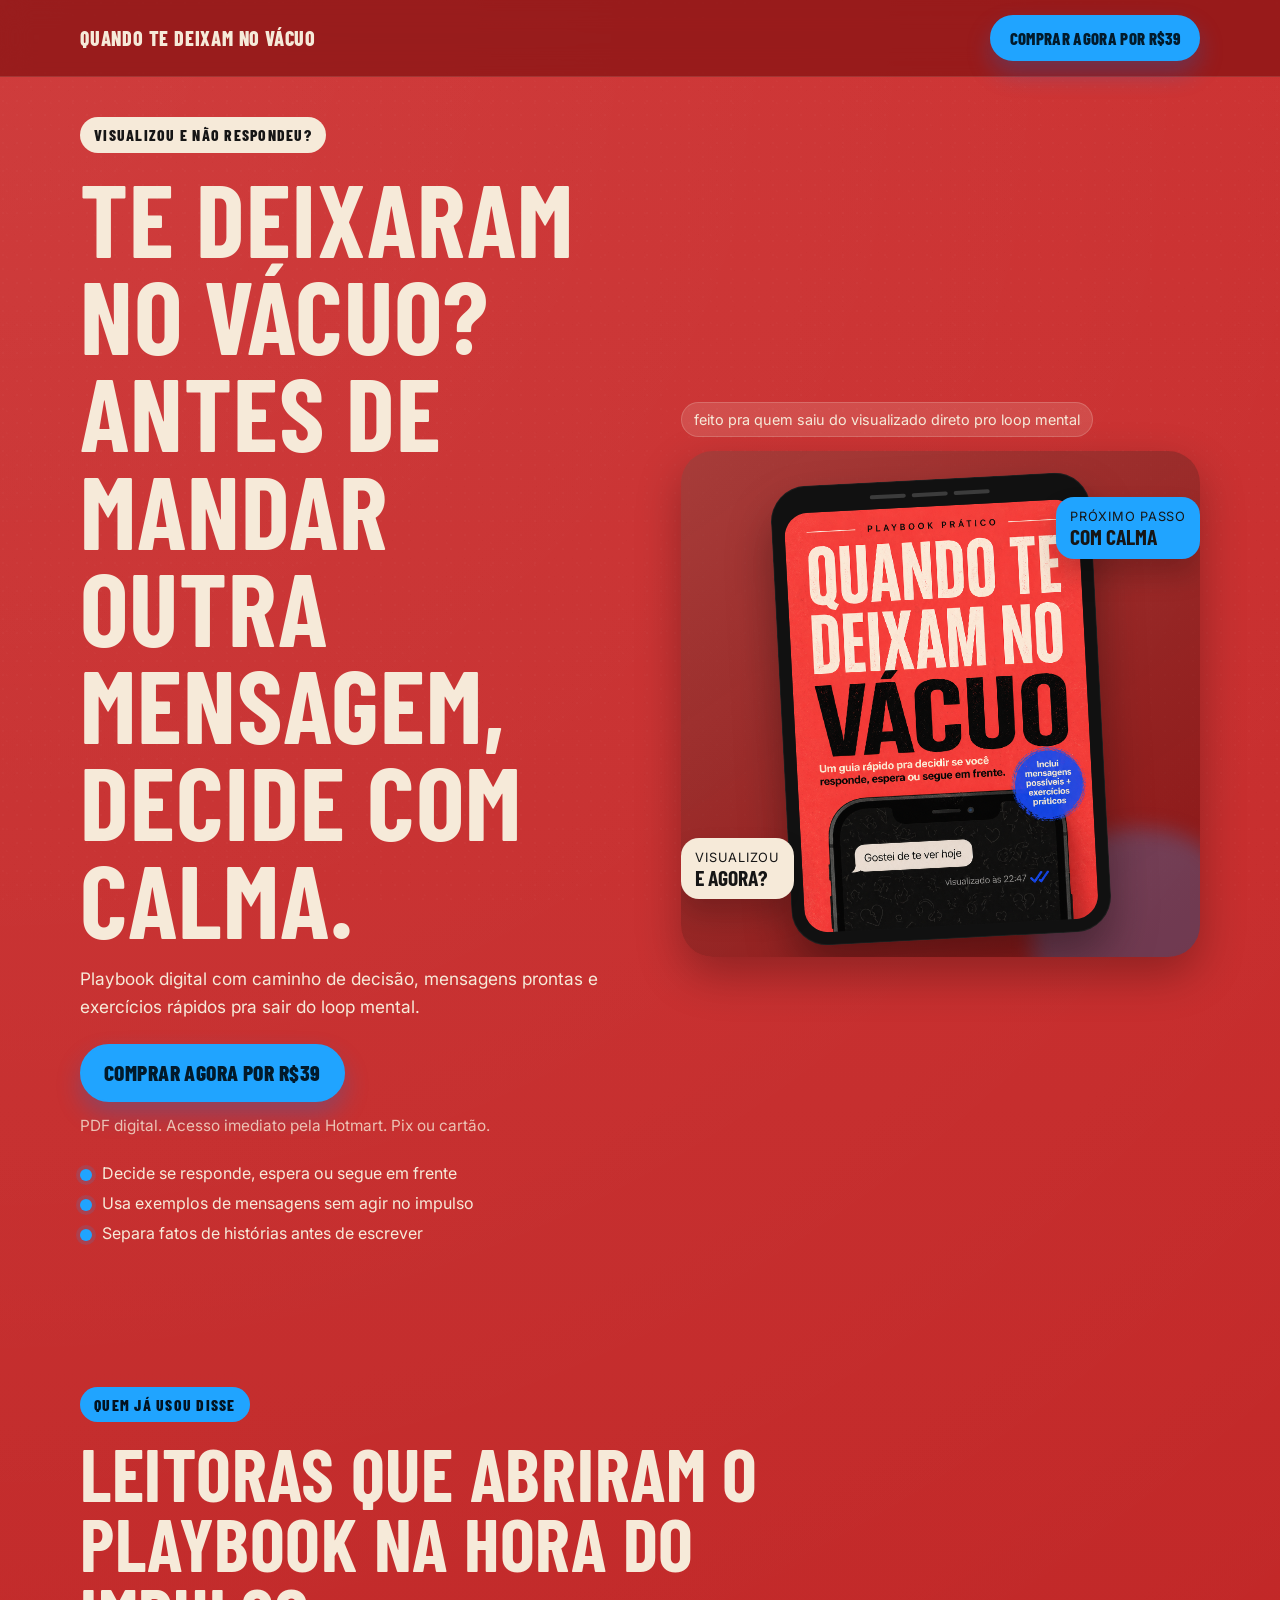
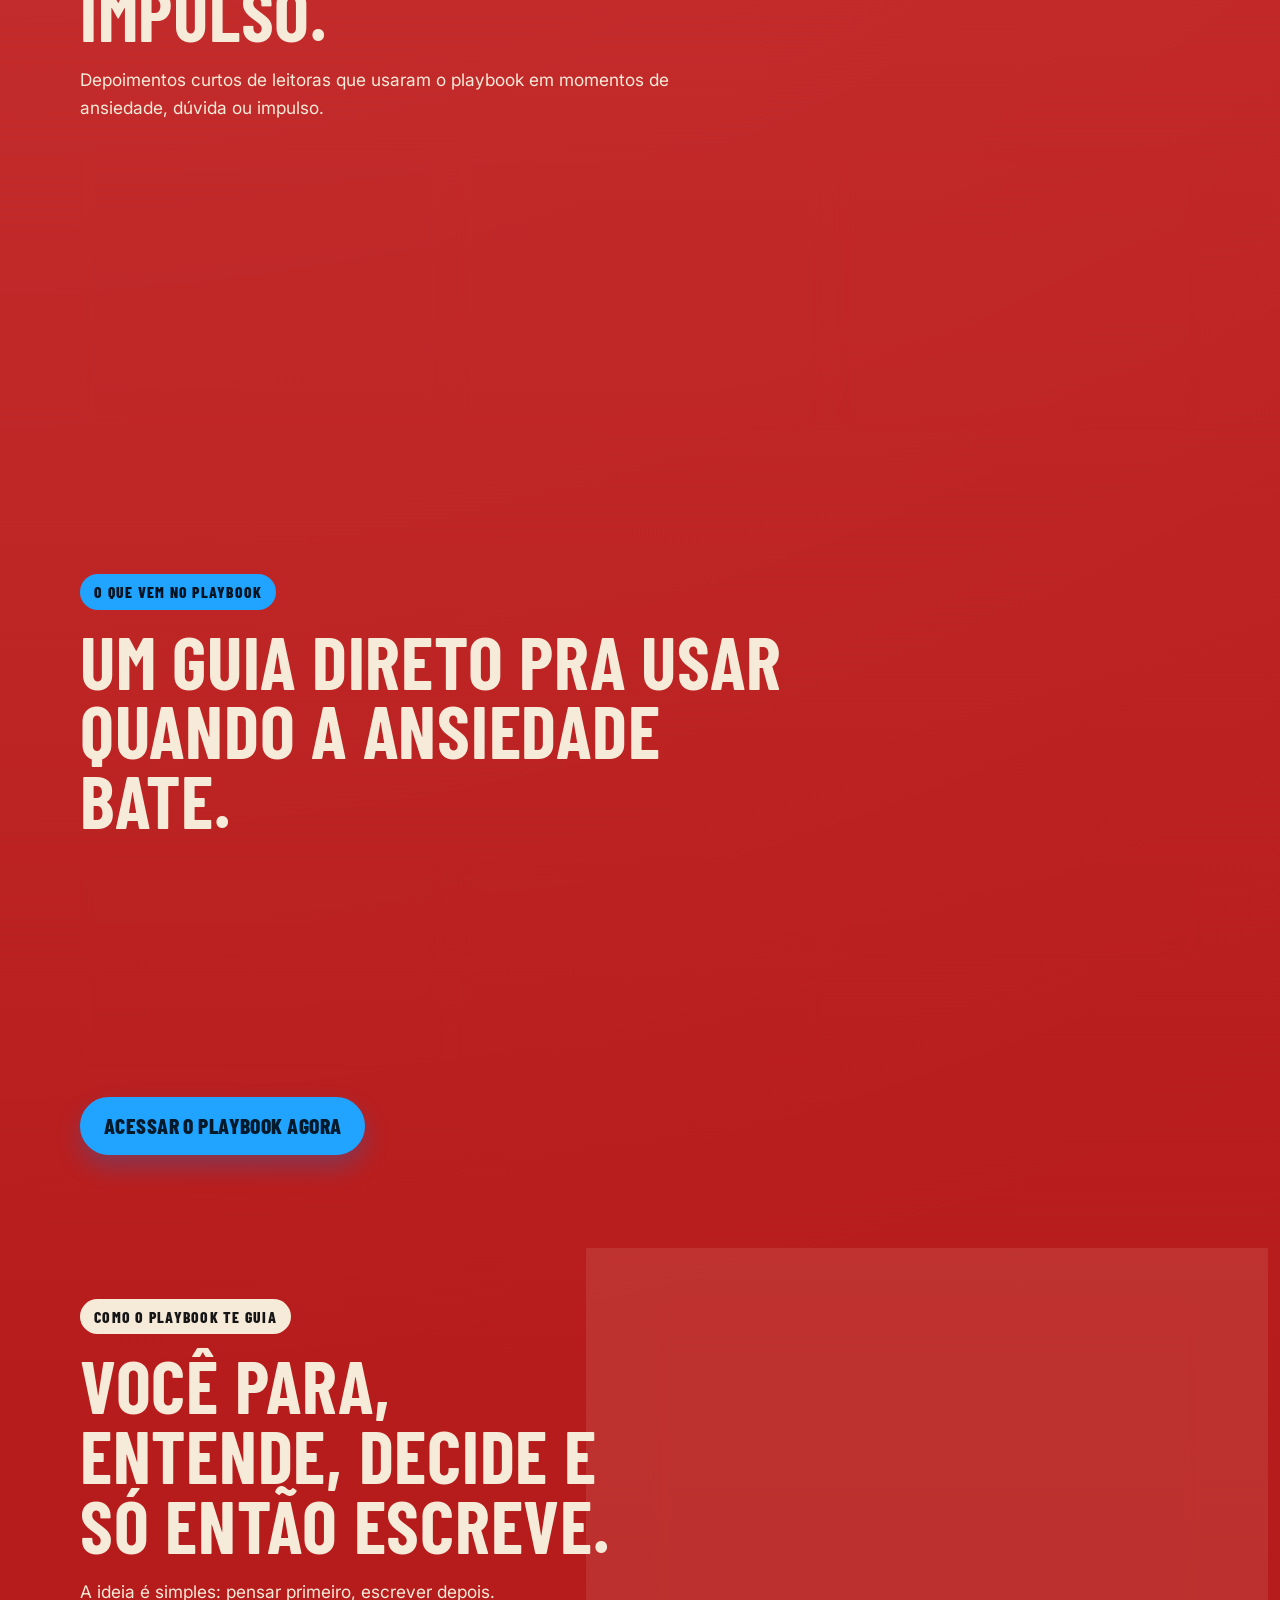
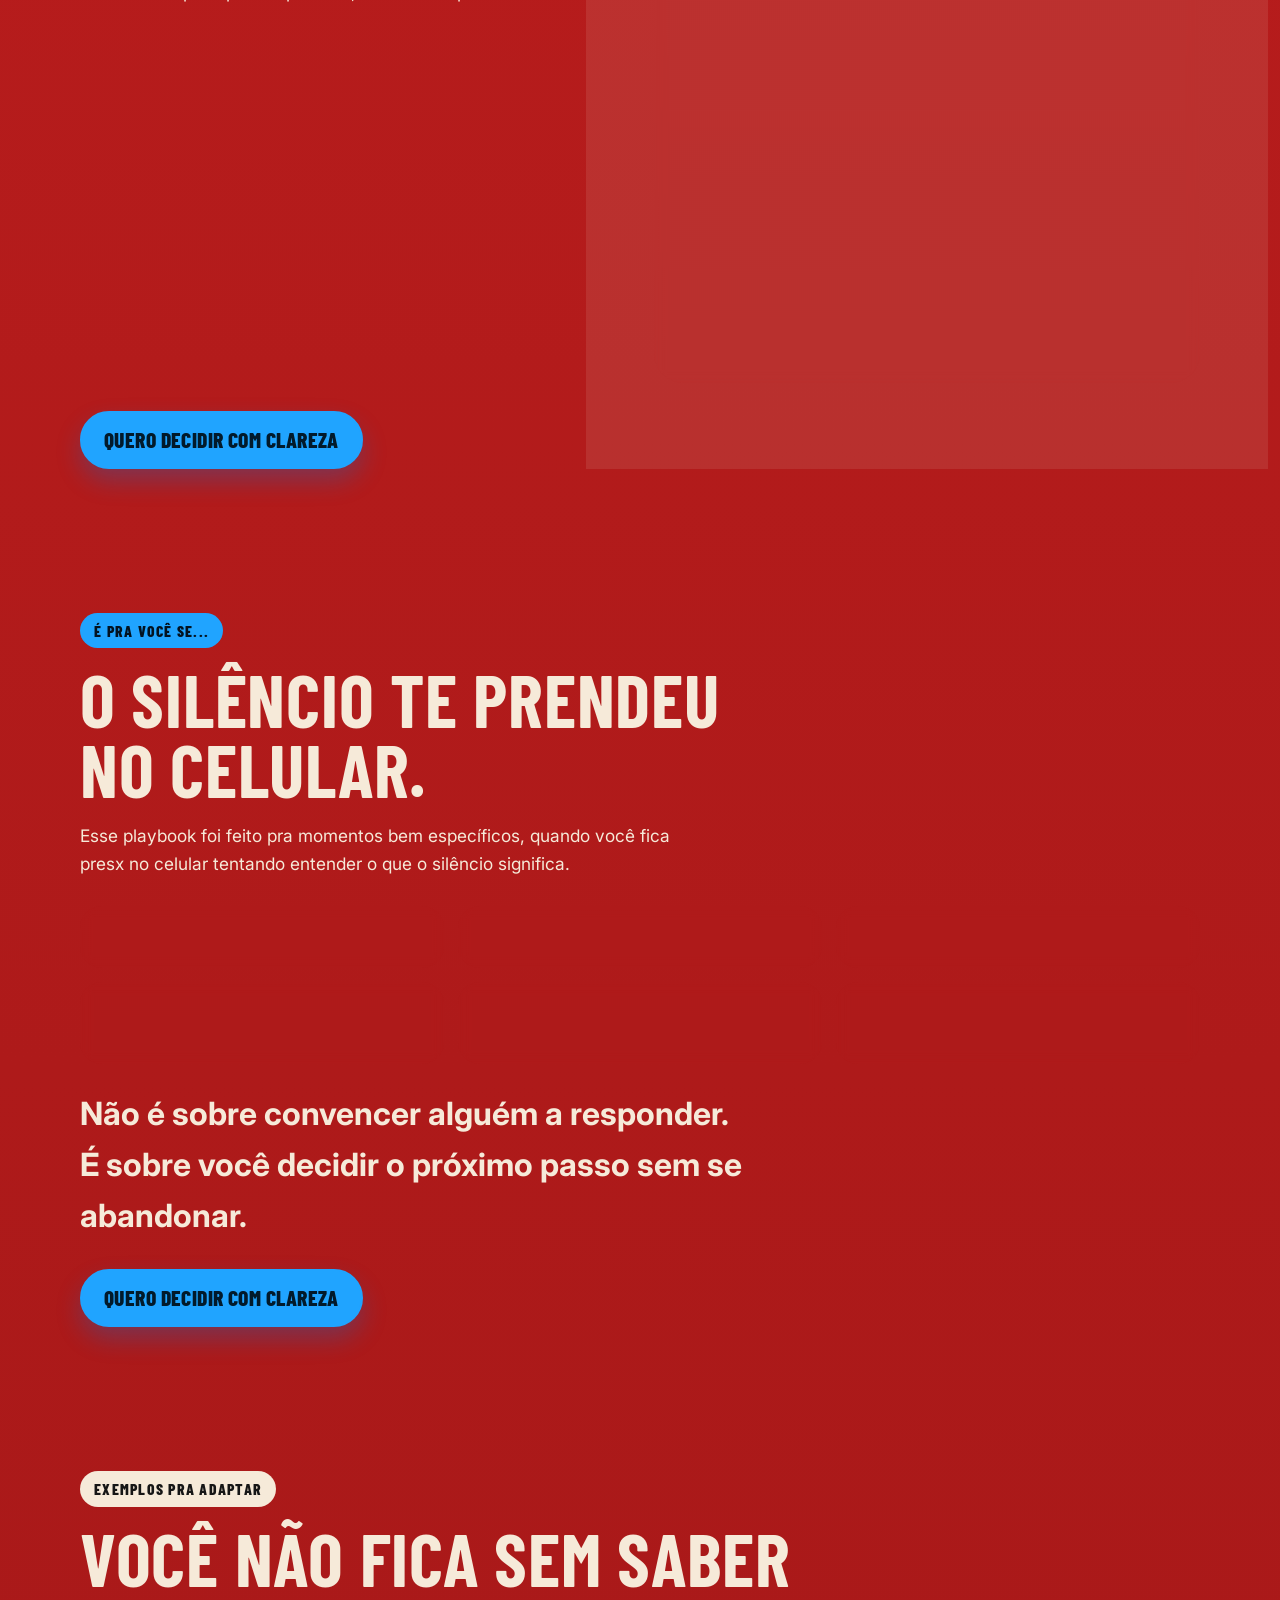
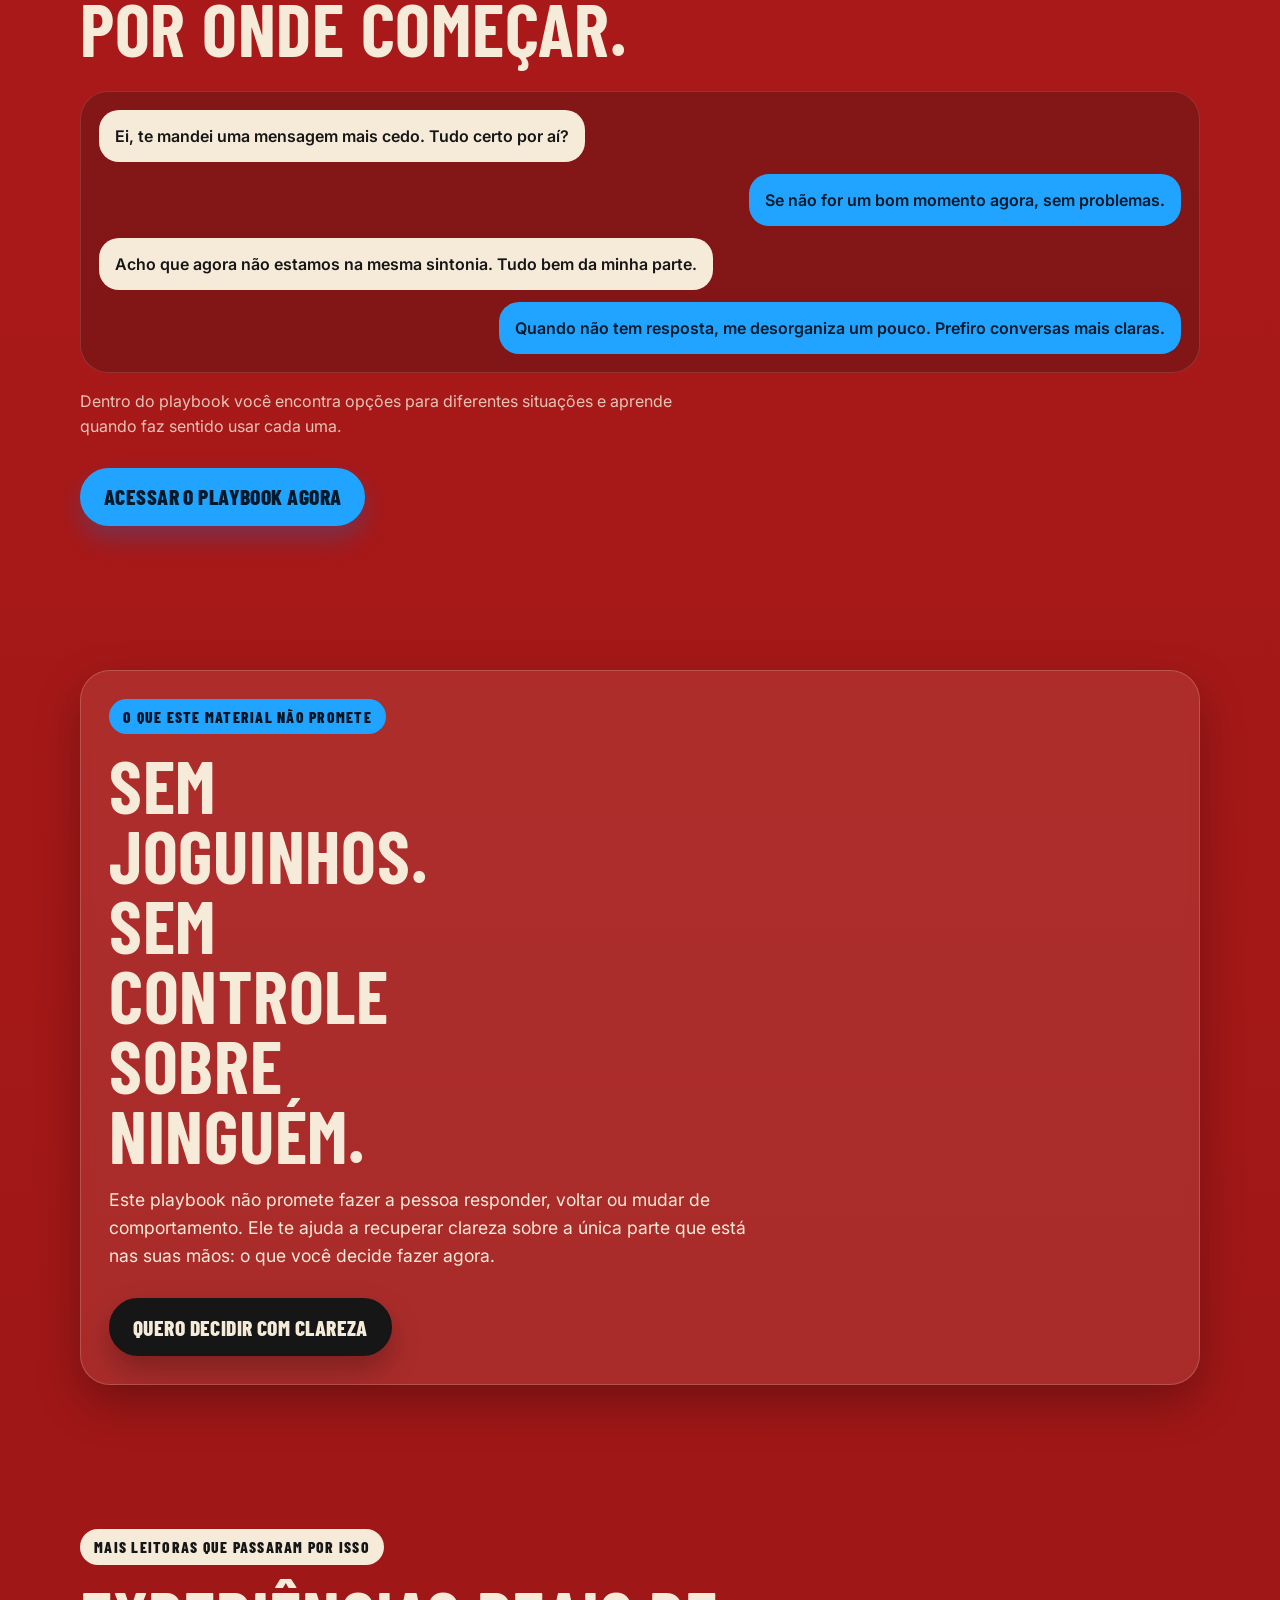
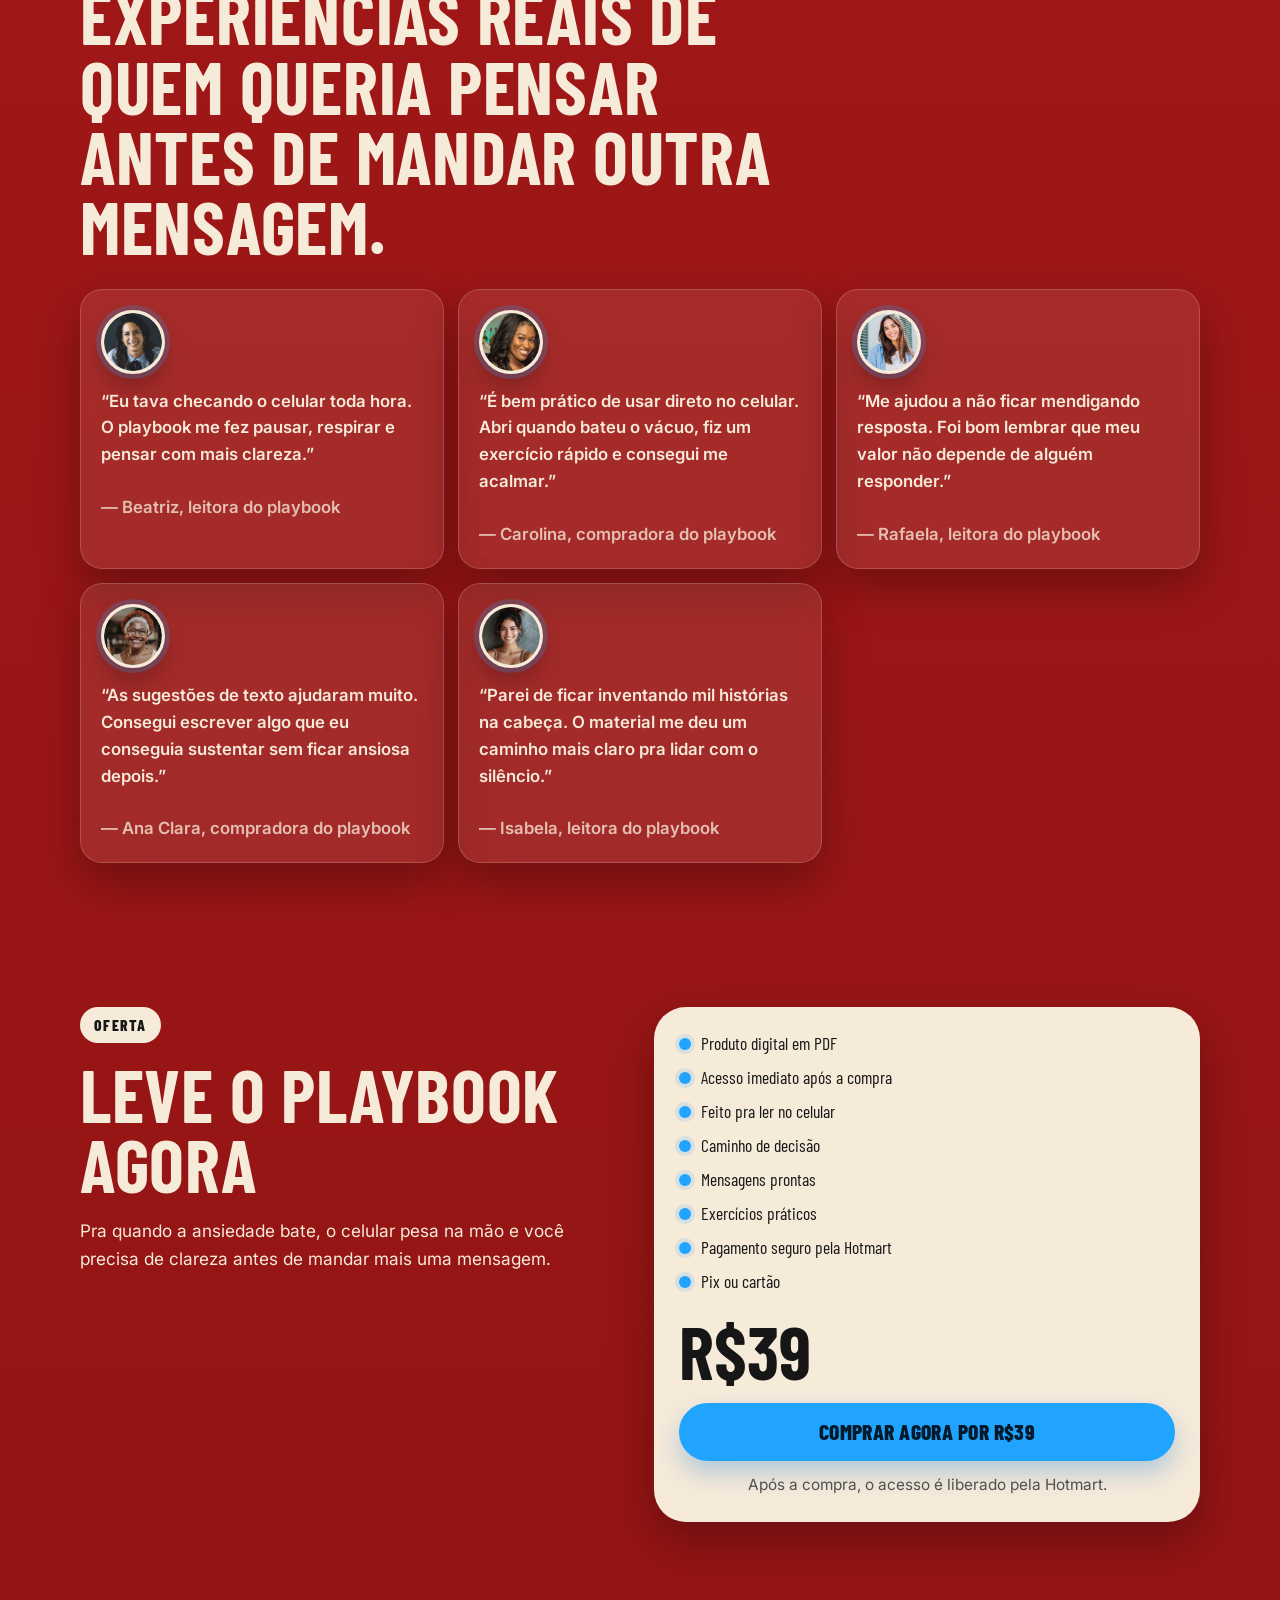
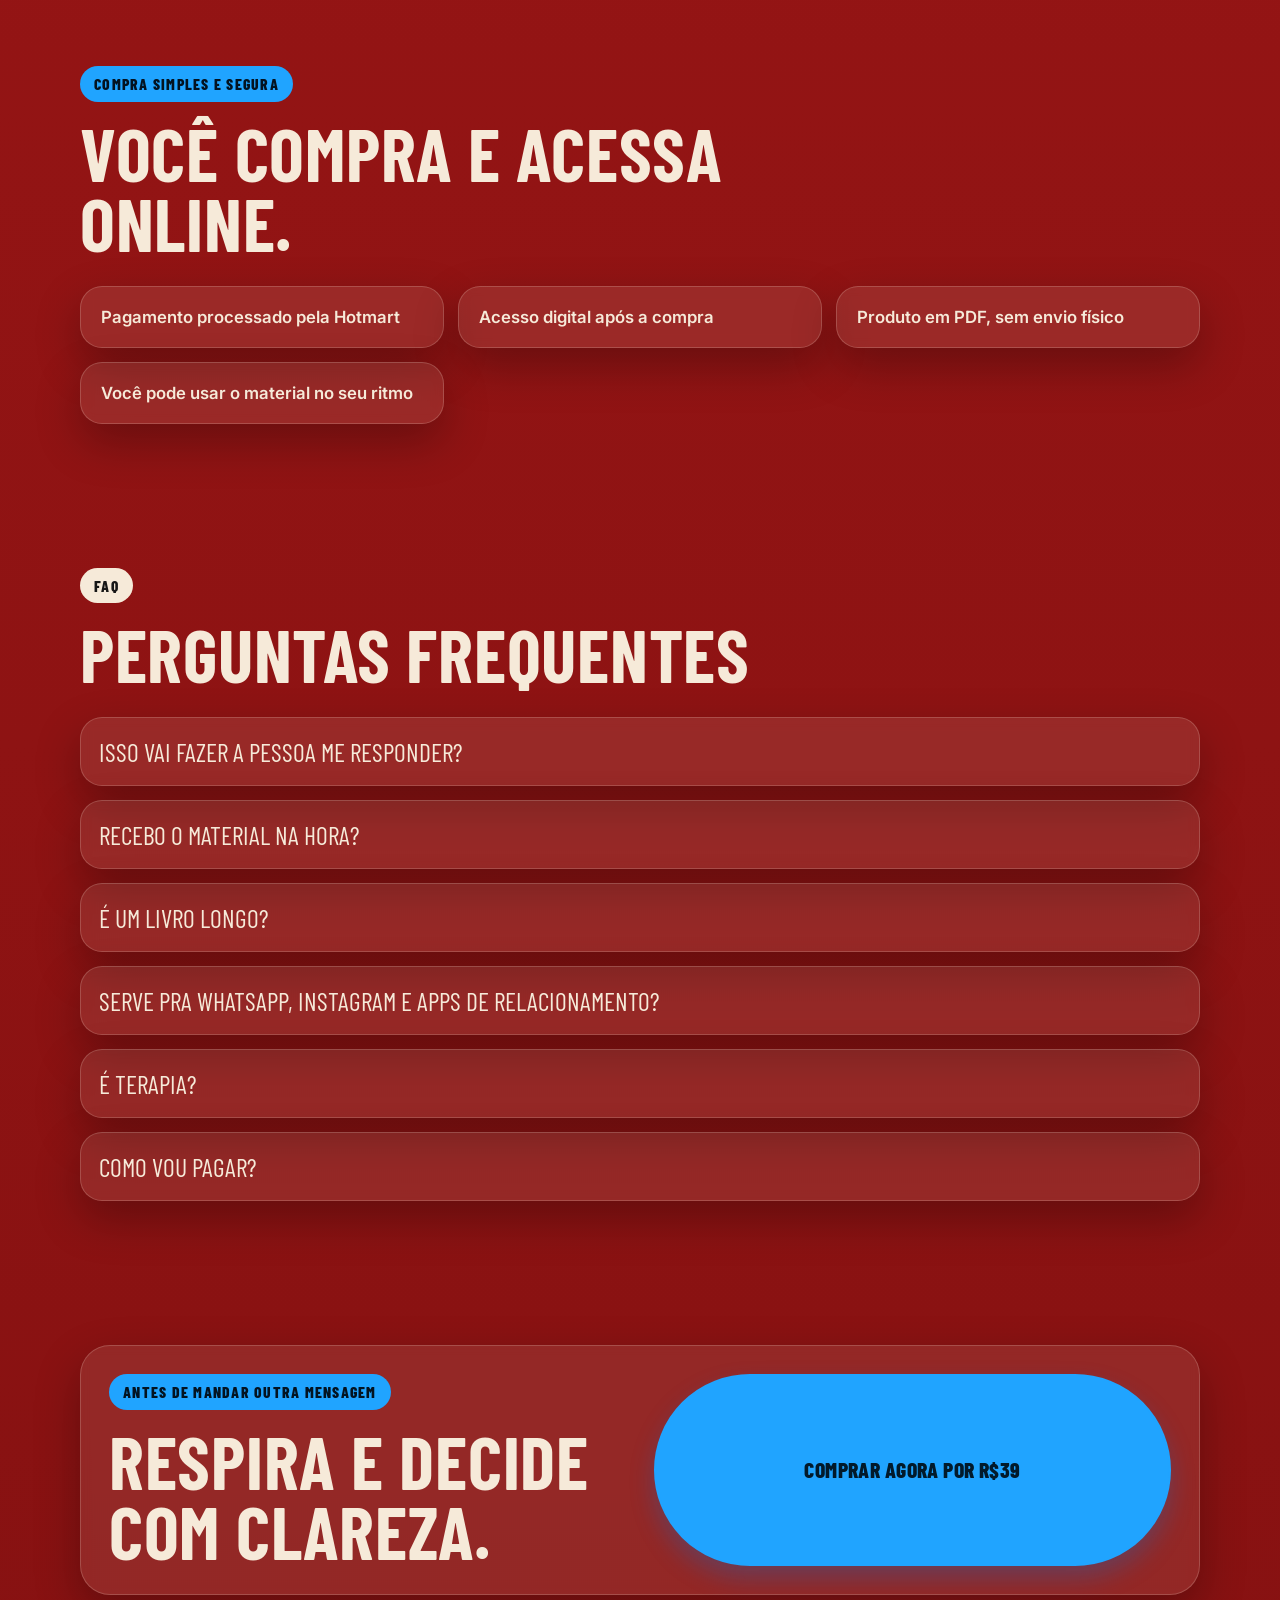
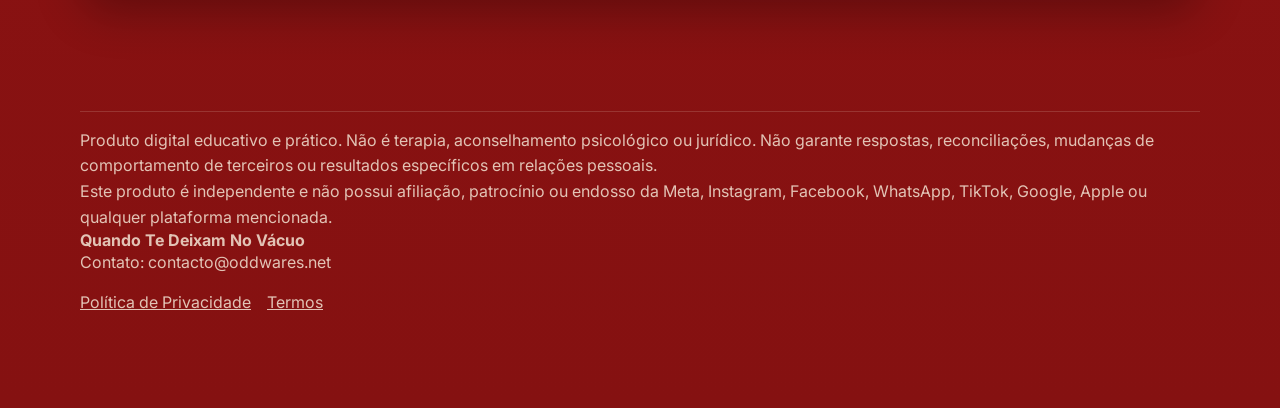
<file: index.html>
<!DOCTYPE html>
<html lang="pt-BR">
  <head>
    <meta charset="UTF-8" />
    <meta name="viewport" content="width=device-width, initial-scale=1.0" />
    <title>Quando Te Deixam No Vácuo | Playbook prático pra decidir sua próxima mensagem</title>
    <meta
      name="description"
      content="Um playbook prático pra entender o que tá acontecendo depois do visualizado, decidir se você responde, espera ou segue em frente, e mandar uma mensagem sem arrependimento."
    />
    <meta name="theme-color" content="#b71c1c" />
    <link rel="preconnect" href="https://fonts.googleapis.com" />
    <link rel="preconnect" href="https://fonts.gstatic.com" crossorigin />
    <link
      href="https://fonts.googleapis.com/css2?family=Barlow+Condensed:wght@500;700;800&family=Inter:wght@400;500;600;700;800&display=swap"
      rel="stylesheet"
    />
    <link rel="stylesheet" href="styles.css" />
    <style>
      .testimonial-card {
        display: flex;
        flex-direction: column;
        gap: 14px;
      }

      .testimonial-avatar {
        width: 64px;
        height: 64px;
        border-radius: 50%;
        object-fit: cover;
        border: 3px solid var(--bg-cream);
        box-shadow:
          0 0 0 5px rgba(32, 164, 255, 0.22),
          0 14px 24px rgba(0, 0, 0, 0.22);
        background: var(--bg-cream);
      }
    </style>
    <script>
      window.PRODUCT_CONFIG = {
        hotmartUrl: "https://pay.hotmart.com/K104704802N",
        coverImagePath: "assets/vacuo-cover.png",
        leadEndpoint: "/api/leads",
        privacyPolicyUrl: "/privacy.html",
        termsUrl: "/terms.html",
      };
    </script>
    <!-- Meta Pixel Code -->
    <script>
      !function(f,b,e,v,n,t,s)
      {if(f.fbq)return;n=f.fbq=function(){n.callMethod?
      n.callMethod.apply(n,arguments):n.queue.push(arguments)};
      if(!f._fbq)f._fbq=n;n.push=n;n.loaded=!0;n.version='2.0';
      n.queue=[];t=b.createElement(e);t.async=!0;
      t.src=v;s=b.getElementsByTagName(e)[0];
      s.parentNode.insertBefore(t,s)}(window, document,'script',
      'https://connect.facebook.net/en_US/fbevents.js');
      fbq('init', '1358248199585764');
      fbq('track', 'PageView');
    </script>
    <noscript><img height="1" width="1" style="display:none"
      src="https://www.facebook.com/tr?id=1358248199585764&ev=PageView&noscript=1"
    /></noscript>
    <!-- End Meta Pixel Code -->
  </head>
  <body>
    <div class="page-noise" aria-hidden="true"></div>

    <header class="site-header">
      <div class="container topbar">
        <a class="brand" href="#hero">Quando Te Deixam No Vácuo</a>
        <a class="nav-cta cta-button cta-button--small js-checkout-link" href="https://pay.hotmart.com/K104704802N">
          COMPRAR AGORA POR R$39
        </a>
      </div>
    </header>

    <main>
      <section class="hero section" id="hero">
        <div class="container hero-grid">
          <div class="hero-copy">
            <span class="eyebrow">VISUALIZOU E NÃO RESPONDEU?</span>
            <h1>Te deixaram no vácuo? Antes de mandar outra mensagem, decide com calma.</h1>
            <p class="hero-subtitle">
              Playbook digital com caminho de decisão, mensagens prontas e exercícios rápidos pra sair do loop mental.
            </p>
            <div class="hero-actions">
              <a class="cta-button js-checkout-link" href="https://pay.hotmart.com/K104704802N">
                COMPRAR AGORA POR R$39
              </a>
              <p class="microcopy">PDF digital. Acesso imediato pela Hotmart. Pix ou cartão.</p>
            </div>
            <ul class="hero-points" aria-label="Destaques do produto">
              <li>Decide se responde, espera ou segue em frente</li>
              <li>Usa exemplos de mensagens sem agir no impulso</li>
              <li>Separa fatos de histórias antes de escrever</li>
            </ul>
          </div>

          <div class="hero-visual">
            <div class="hero-badge">feito pra quem saiu do visualizado direto pro loop mental</div>
            <div class="cover-stage">
              <div class="phone-shell">
                <div class="phone-header"><span></span><span></span><span></span></div>
                <img class="product-cover js-cover-image" src="assets/vacuo-cover.png" alt="Capa do playbook Quando Te Deixam No Vácuo" />
              </div>
              <div class="chat-float chat-float--left"><span>visualizou</span><strong>e agora?</strong></div>
              <div class="chat-float chat-float--right"><span>próximo passo</span><strong>com calma</strong></div>
            </div>
          </div>
        </div>
      </section>

      <section class="inside section" id="depoimentos">
        <div class="container">
          <div class="section-heading">
            <span class="eyebrow eyebrow--blue">QUEM JÁ USOU DISSE</span>
            <h2>Leitoras que abriram o playbook na hora do impulso.</h2>
            <p>Depoimentos curtos de leitoras que usaram o playbook em momentos de ansiedade, dúvida ou impulso.</p>
          </div>
          <div class="benefits-grid" aria-label="Depoimentos de leitoras">
            <article class="benefit-card testimonial-card"><img class="testimonial-avatar" src="assets/review%201.png" alt="" loading="lazy" /><p>“Quase mandei outra mensagem no impulso quando vi o visualizado. Li rapidinho e consegui me segurar. Foi um alívio.”</p><p class="microcopy">— Julia, compradora do playbook</p></article>
            <article class="benefit-card testimonial-card"><img class="testimonial-avatar" src="assets/review%202.png" alt="" loading="lazy" /><p>“Me ajudou a decidir se eu respondia, esperava ou seguia em frente. Tirou um pouco daquela agonia mental.”</p><p class="microcopy">— Letícia, leitora do playbook</p></article>
            <article class="benefit-card testimonial-card"><img class="testimonial-avatar" src="assets/review%203.png" alt="" loading="lazy" /><p>“As mensagens prontas são naturais e práticas. Usei uma e não fiquei me sentindo ridícula depois.”</p><p class="microcopy">— Mariana, compradora do playbook</p></article>
          </div>
        </div>
      </section>

      <section class="inside section" id="conteudo">
        <div class="container">
          <div class="section-heading">
            <span class="eyebrow eyebrow--blue">O QUE VEM NO PLAYBOOK</span>
            <h2>Um guia direto pra usar quando a ansiedade bate.</h2>
          </div>
          <div class="benefits-grid">
            <article class="benefit-card"><p>Caminho de decisão pra saber se responde, espera ou segue em frente</p></article>
            <article class="benefit-card"><p>Mensagens prontas para vácuo, resposta fria, emoji solto e silêncio</p></article>
            <article class="benefit-card"><p>Exercícios rápidos pra separar fatos de histórias</p></article>
            <article class="benefit-card"><p>Orientação prática pra pausar antes de escrever</p></article>
            <article class="benefit-card"><p>PDF feito pra ler no celular, no momento em que a ansiedade bate</p></article>
          </div>
          <div class="section-cta"><a class="cta-button js-checkout-link" href="https://pay.hotmart.com/K104704802N">ACESSAR O PLAYBOOK AGORA</a></div>
        </div>
      </section>

      <section class="promise section" id="guia">
        <div class="container promise-layout">
          <div class="section-heading">
            <span class="eyebrow">COMO O PLAYBOOK TE GUIA</span>
            <h2>Você para, entende, decide e só então escreve.</h2>
            <p>A ideia é simples: pensar primeiro, escrever depois.</p>
          </div>
          <div class="steps-card" aria-label="Quatro etapas do playbook">
            <div class="step"><span class="step-index">1</span><strong>Você se localiza</strong><p>Reconhece o que está sentindo antes de agir.</p></div>
            <div class="step"><span class="step-index">2</span><strong>Você entende</strong><p>Separa o que aconteceu do que sua cabeça começou a imaginar.</p></div>
            <div class="step"><span class="step-index">3</span><strong>Você decide</strong><p>Escolhe se responde, espera ou segue em frente.</p></div>
            <div class="step"><span class="step-index">4</span><strong>Você escreve</strong><p>Usa uma mensagem que você consiga sustentar depois.</p></div>
          </div>
        </div>
        <div class="container section-cta"><a class="cta-button js-checkout-link" href="https://pay.hotmart.com/K104704802N">QUERO DECIDIR COM CLAREZA</a></div>
      </section>

      <section class="situations section" id="situacoes">
        <div class="container">
          <div class="section-heading">
            <span class="eyebrow eyebrow--blue">É PRA VOCÊ SE...</span>
            <h2>O silêncio te prendeu no celular.</h2>
            <p>Esse playbook foi feito pra momentos bem específicos, quando você fica presx no celular tentando entender o que o silêncio significa.</p>
          </div>
          <div class="situations-grid">
            <article class="situation-card">a pessoa visualizou e não respondeu</article>
            <article class="situation-card">respondeu seco, com pouca energia</article>
            <article class="situation-card">mandou só emoji ou reação</article>
            <article class="situation-card">sumiu depois de uma conversa que parecia boa</article>
            <article class="situation-card">você quer escrever de novo, mas tem medo de se arrepender</article>
            <article class="situation-card">você quer decidir com clareza antes de agir</article>
          </div>
          <p class="section-closing">Não é sobre convencer alguém a responder. É sobre você decidir o próximo passo sem se abandonar.</p>
          <div class="section-cta"><a class="cta-button js-checkout-link" href="https://pay.hotmart.com/K104704802N">QUERO DECIDIR COM CLAREZA</a></div>
        </div>
      </section>

      <section class="messages section" id="mensagens">
        <div class="container">
          <div class="section-heading"><span class="eyebrow">EXEMPLOS PRA ADAPTAR</span><h2>Você não fica sem saber por onde começar.</h2></div>
          <div class="chat-preview" aria-label="Exemplos de mensagens do playbook">
            <div class="bubble bubble--incoming">Ei, te mandei uma mensagem mais cedo. Tudo certo por aí?</div>
            <div class="bubble bubble--outgoing">Se não for um bom momento agora, sem problemas.</div>
            <div class="bubble bubble--incoming">Acho que agora não estamos na mesma sintonia. Tudo bem da minha parte.</div>
            <div class="bubble bubble--outgoing">Quando não tem resposta, me desorganiza um pouco. Prefiro conversas mais claras.</div>
          </div>
          <p class="messages-note">Dentro do playbook você encontra opções para diferentes situações e aprende quando faz sentido usar cada uma.</p>
          <div class="section-cta"><a class="cta-button js-checkout-link" href="https://pay.hotmart.com/K104704802N">ACESSAR O PLAYBOOK AGORA</a></div>
        </div>
      </section>

      <section class="positioning section" id="posicionamento">
        <div class="container positioning-box">
          <span class="eyebrow eyebrow--blue">O QUE ESTE MATERIAL NÃO PROMETE</span>
          <h2>Sem joguinhos. Sem controle sobre ninguém.</h2>
          <p>Este playbook não promete fazer a pessoa responder, voltar ou mudar de comportamento. Ele te ajuda a recuperar clareza sobre a única parte que está nas suas mãos: o que você decide fazer agora.</p>
          <div class="section-cta"><a class="cta-button cta-button--dark js-checkout-link" href="https://pay.hotmart.com/K104704802N">QUERO DECIDIR COM CLAREZA</a></div>
        </div>
      </section>

      <section class="inside section" id="mais-depoimentos">
        <div class="container">
          <div class="section-heading">
            <span class="eyebrow">MAIS LEITORAS QUE PASSARAM POR ISSO</span>
            <h2>Experiências reais de quem queria pensar antes de mandar outra mensagem.</h2>
          </div>
          <div class="benefits-grid" aria-label="Mais depoimentos de leitoras">
            <article class="benefit-card testimonial-card"><img class="testimonial-avatar" src="assets/review%204.png" alt="" loading="lazy" /><p>“Eu tava checando o celular toda hora. O playbook me fez pausar, respirar e pensar com mais clareza.”</p><p class="microcopy">— Beatriz, leitora do playbook</p></article>
            <article class="benefit-card testimonial-card"><img class="testimonial-avatar" src="assets/review%205.png" alt="" loading="lazy" /><p>“É bem prático de usar direto no celular. Abri quando bateu o vácuo, fiz um exercício rápido e consegui me acalmar.”</p><p class="microcopy">— Carolina, compradora do playbook</p></article>
            <article class="benefit-card testimonial-card"><img class="testimonial-avatar" src="assets/review%206.png" alt="" loading="lazy" /><p>“Me ajudou a não ficar mendigando resposta. Foi bom lembrar que meu valor não depende de alguém responder.”</p><p class="microcopy">— Rafaela, leitora do playbook</p></article>
            <article class="benefit-card testimonial-card"><img class="testimonial-avatar" src="assets/review%207.png" alt="" loading="lazy" /><p>“As sugestões de texto ajudaram muito. Consegui escrever algo que eu conseguia sustentar sem ficar ansiosa depois.”</p><p class="microcopy">— Ana Clara, compradora do playbook</p></article>
            <article class="benefit-card testimonial-card"><img class="testimonial-avatar" src="assets/review%208.png" alt="" loading="lazy" /><p>“Parei de ficar inventando mil histórias na cabeça. O material me deu um caminho mais claro pra lidar com o silêncio.”</p><p class="microcopy">— Isabela, leitora do playbook</p></article>
          </div>
        </div>
      </section>

      <section class="offer section" id="oferta">
        <div class="container offer-layout">
          <div class="offer-copy">
            <span class="eyebrow">OFERTA</span>
            <h2>Leve o playbook agora</h2>
            <p>Pra quando a ansiedade bate, o celular pesa na mão e você precisa de clareza antes de mandar mais uma mensagem.</p>
          </div>
          <aside class="offer-card" aria-label="Oferta do produto">
            <ul class="offer-list">
              <li>Produto digital em PDF</li>
              <li>Acesso imediato após a compra</li>
              <li>Feito pra ler no celular</li>
              <li>Caminho de decisão</li>
              <li>Mensagens prontas</li>
              <li>Exercícios práticos</li>
              <li>Pagamento seguro pela Hotmart</li>
              <li>Pix ou cartão</li>
            </ul>
            <div class="price-wrap"><strong class="price-value">R$39</strong></div>
            <a class="cta-button cta-button--full js-checkout-link" href="https://pay.hotmart.com/K104704802N">COMPRAR AGORA POR R$39</a>
            <p class="microcopy microcopy--dark">Após a compra, o acesso é liberado pela Hotmart.</p>
          </aside>
        </div>
      </section>

      <!-- Lead capture removed from public page until n8n webhook endpoint is configured. -->

      <section class="situations section" id="seguranca">
        <div class="container">
          <div class="section-heading"><span class="eyebrow eyebrow--blue">COMPRA SIMPLES E SEGURA</span><h2>Você compra e acessa online.</h2></div>
          <div class="situations-grid">
            <article class="situation-card">Pagamento processado pela Hotmart</article>
            <article class="situation-card">Acesso digital após a compra</article>
            <article class="situation-card">Produto em PDF, sem envio físico</article>
            <article class="situation-card">Você pode usar o material no seu ritmo</article>
          </div>
        </div>
      </section>

      <section class="faq section" id="faq">
        <div class="container">
          <div class="section-heading"><span class="eyebrow">FAQ</span><h2>Perguntas frequentes</h2></div>
          <div class="faq-list">
            <details class="faq-item"><summary>Isso vai fazer a pessoa me responder?</summary><p>Não. O playbook não promete controlar a reação de ninguém. Ele te ajuda a decidir melhor o que você faz: responder, esperar ou seguir em frente.</p></details>
            <details class="faq-item"><summary>Recebo o material na hora?</summary><p>Sim. Depois da compra, o acesso digital é liberado pela Hotmart.</p></details>
            <details class="faq-item"><summary>É um livro longo?</summary><p>Não. É um playbook direto e prático, feito pra ser usado em uma única sentada.</p></details>
            <details class="faq-item"><summary>Serve pra WhatsApp, Instagram e apps de relacionamento?</summary><p>Sim. O foco é qualquer situação em que alguém visualiza, responde frio ou some no meio da conversa.</p></details>
            <details class="faq-item"><summary>É terapia?</summary><p>Não. É um material prático de autocuidado e decisão. Ele não substitui apoio profissional.</p></details>
            <details class="faq-item"><summary>Como vou pagar?</summary><p>O pagamento é feito pela Hotmart. As opções disponíveis podem incluir Pix e cartão, conforme exibido no checkout.</p></details>
          </div>
        </div>
      </section>

      <section class="final-cta section" id="acessar">
        <div class="container final-cta-box">
          <div><span class="eyebrow eyebrow--blue">ANTES DE MANDAR OUTRA MENSAGEM</span><h2>Respira e decide com clareza.</h2></div>
          <a class="cta-button js-checkout-link" href="https://pay.hotmart.com/K104704802N">COMPRAR AGORA POR R$39</a>
        </div>
      </section>
    </main>

    <footer class="site-footer">
      <div class="container footer-disclaimer">
        <p>Produto digital educativo e prático. Não é terapia, aconselhamento psicológico ou jurídico. Não garante respostas, reconciliações, mudanças de comportamento de terceiros ou resultados específicos em relações pessoais.</p>
        <p>Este produto é independente e não possui afiliação, patrocínio ou endosso da Meta, Instagram, Facebook, WhatsApp, TikTok, Google, Apple ou qualquer plataforma mencionada.</p>
      </div>
      <div class="container footer-grid">
        <div><strong>Quando Te Deixam No Vácuo</strong><p>Contato: contacto@oddwares.net</p></div>
        <nav class="footer-links" aria-label="Links legais"><a class="js-privacy-link" href="/privacy.html">Política de Privacidade</a><a class="js-terms-link" href="/terms.html">Termos</a></nav>
      </div>
    </footer>

    <a class="sticky-mobile-cta js-checkout-link" href="https://pay.hotmart.com/K104704802N">COMPRAR AGORA POR R$39</a>

    <script src="script.js"></script>
  </body>
</html>
</file>
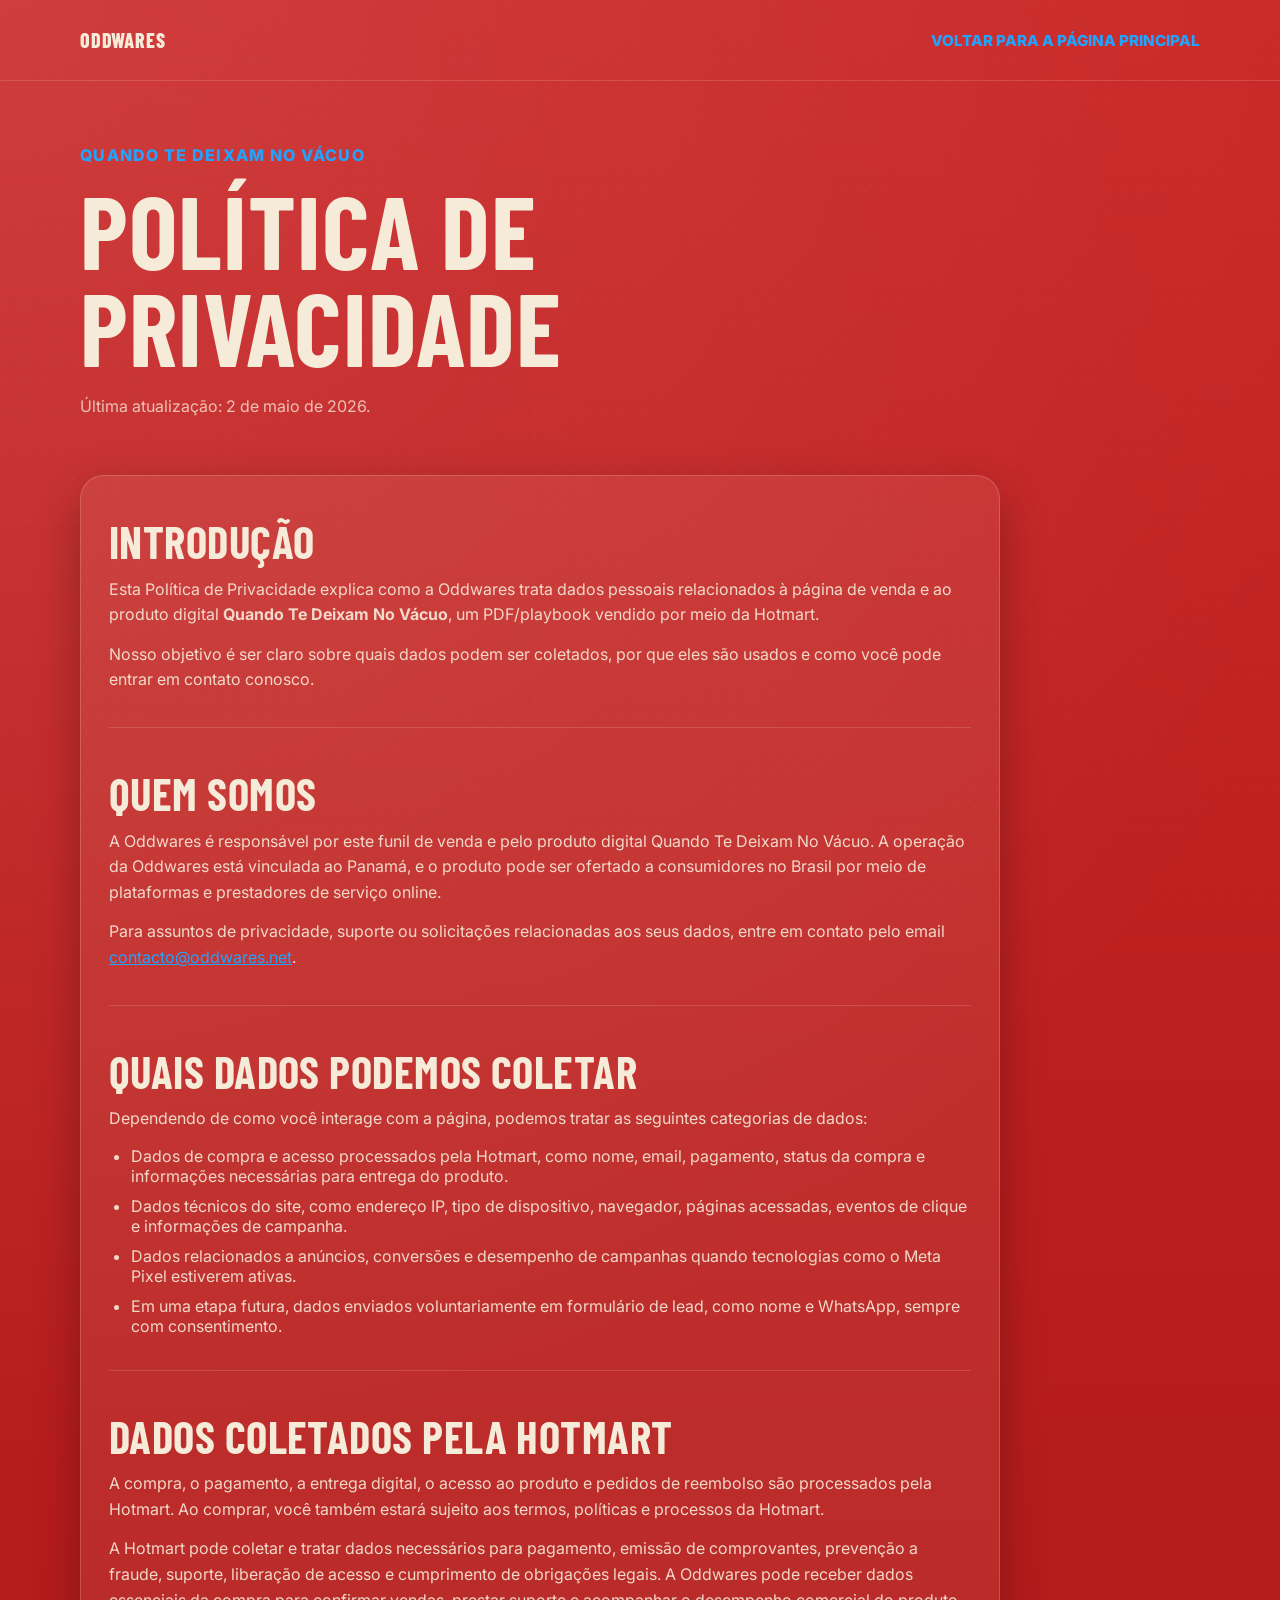
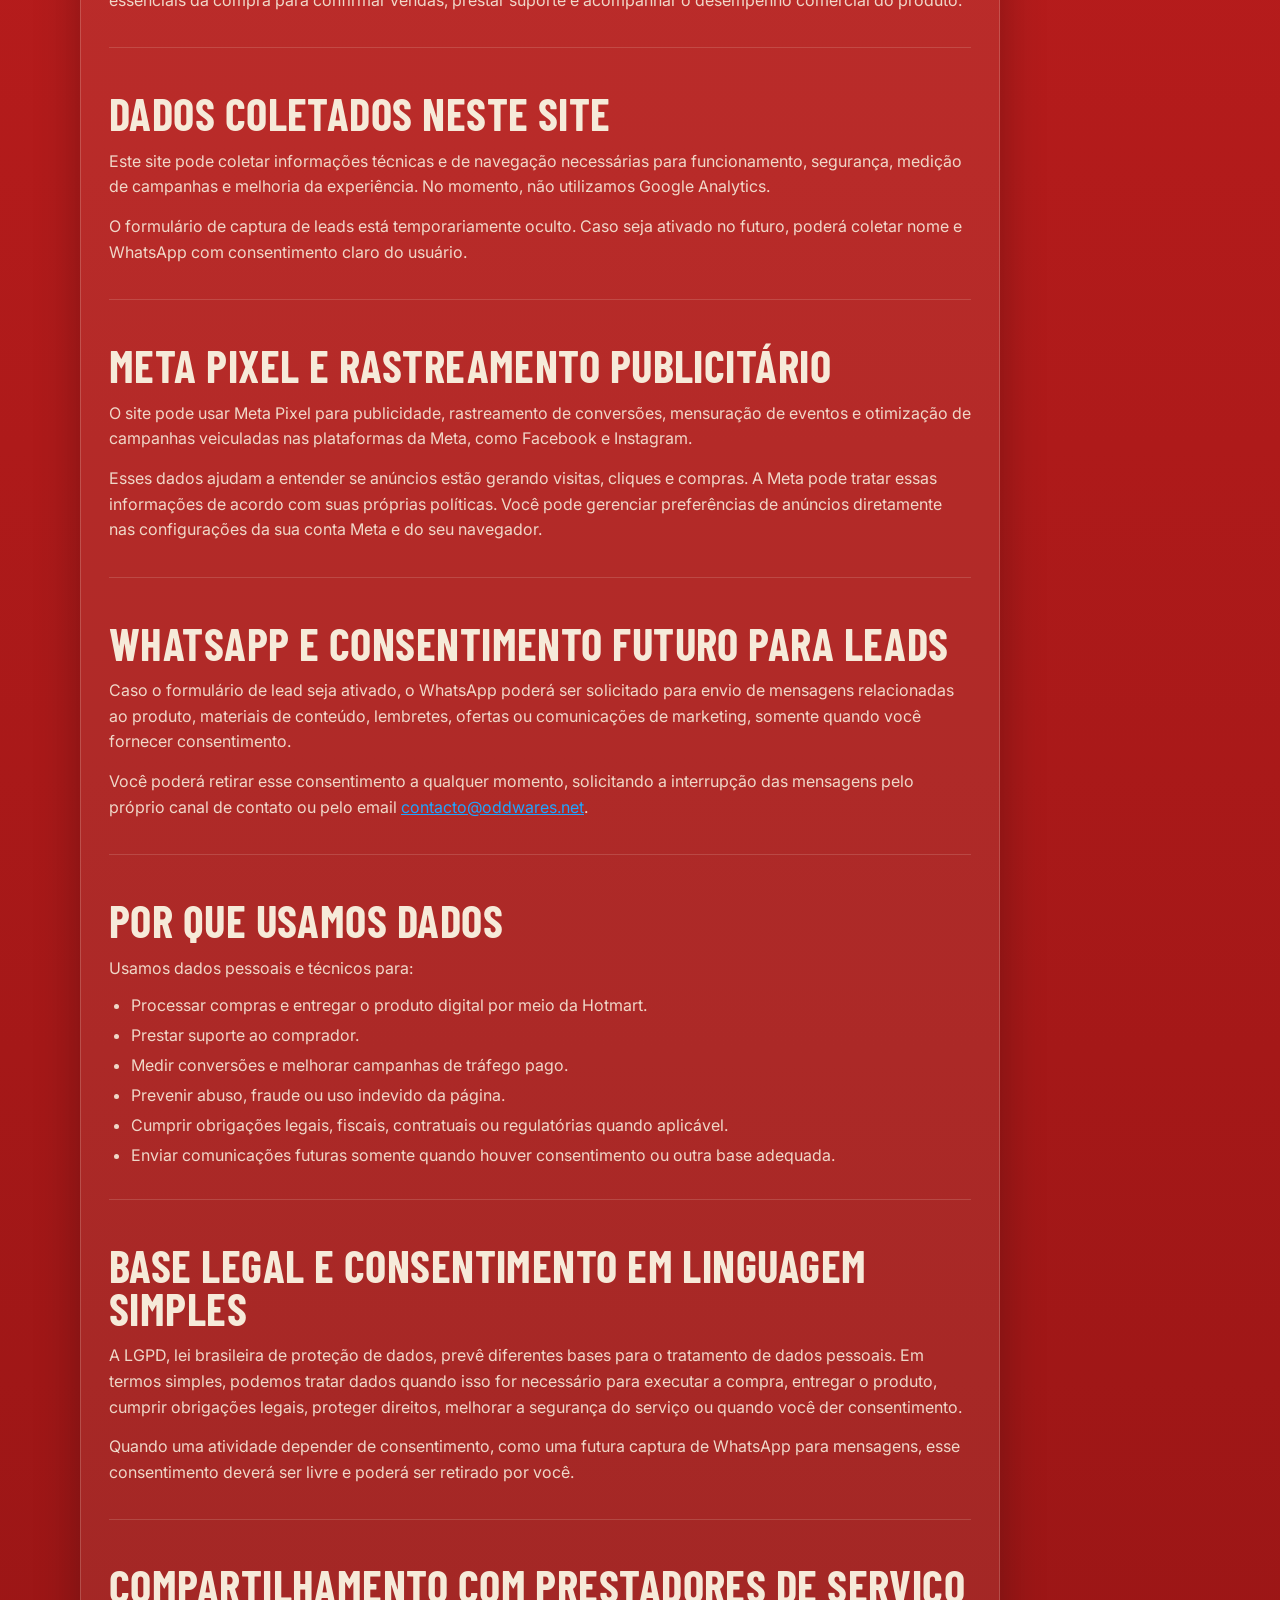
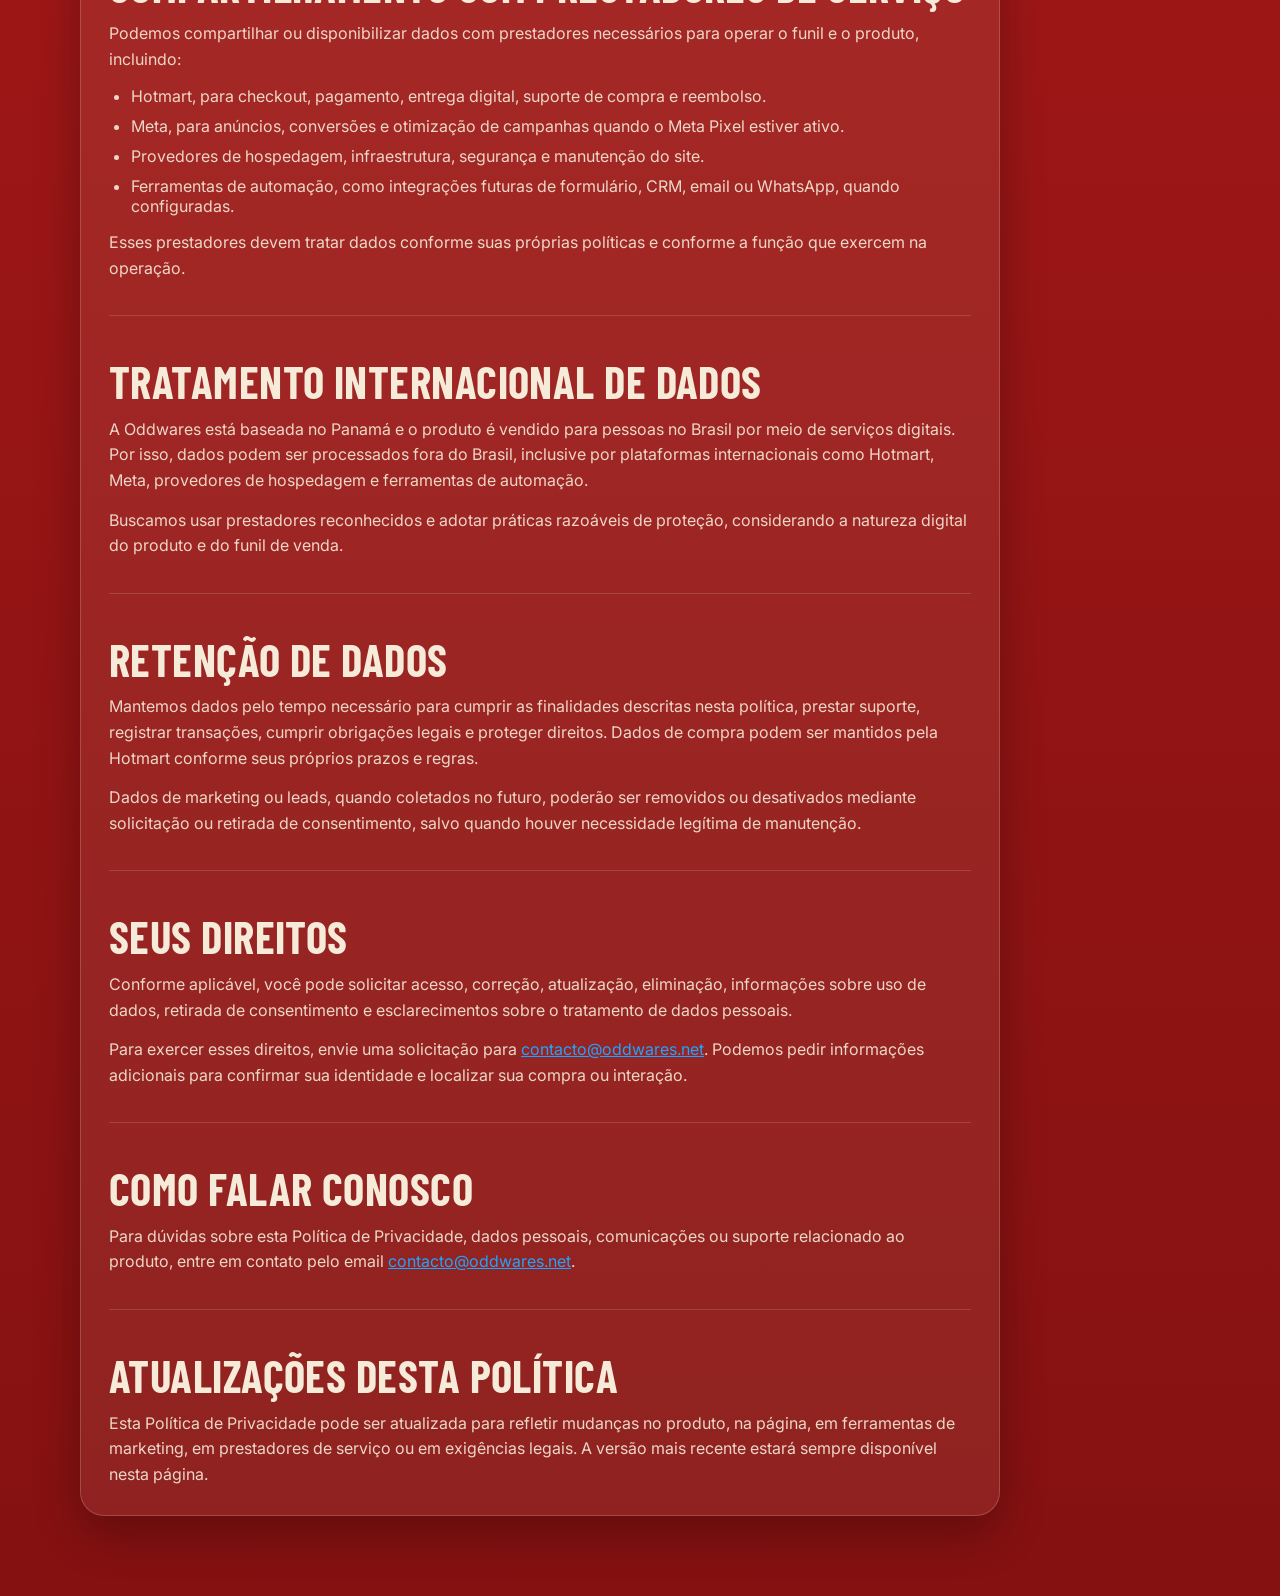
<file: privacy.html>
<!DOCTYPE html>
<html lang="pt-BR">
  <head>
    <meta charset="UTF-8" />
    <meta name="viewport" content="width=device-width, initial-scale=1.0" />
    <title>Política de Privacidade | Oddwares</title>
    <meta name="description" content="Política de Privacidade da Oddwares para o produto digital Quando Te Deixam No Vácuo." />
    <meta name="theme-color" content="#b71c1c" />
    <link rel="preconnect" href="https://fonts.googleapis.com" />
    <link rel="preconnect" href="https://fonts.gstatic.com" crossorigin />
    <link href="https://fonts.googleapis.com/css2?family=Barlow+Condensed:wght@500;700;800&family=Inter:wght@400;500;600;700;800&display=swap" rel="stylesheet" />
    <link rel="stylesheet" href="styles.css" />
    <style>
      .legal-header { padding: 28px 0; border-bottom: 1px solid rgba(246, 234, 217, 0.16); }
      .legal-nav { display: flex; align-items: center; justify-content: space-between; gap: 16px; }
      .legal-back { color: var(--blue); font-weight: 800; text-transform: uppercase; font-size: 0.95rem; }
      .legal-hero { padding: 64px 0 32px; }
      .legal-kicker { color: var(--blue); font-weight: 800; text-transform: uppercase; letter-spacing: 0.08em; }
      .legal-title { max-width: 860px; }
      .legal-updated { margin-top: 18px; color: rgba(246, 234, 217, 0.78); }
      .legal-content { padding: 24px 0 80px; }
      .legal-card { max-width: 920px; padding: 28px; border: 1px solid var(--line); border-radius: 24px; background: rgba(246, 234, 217, 0.08); box-shadow: var(--shadow); }
      .legal-card section + section { margin-top: 34px; padding-top: 28px; border-top: 1px solid rgba(246, 234, 217, 0.16); }
      .legal-card h2 { font-size: clamp(1.85rem, 5vw, 2.8rem); }
      .legal-card p, .legal-card li { color: rgba(246, 234, 217, 0.9); }
      .legal-card p { margin-top: 14px; }
      .legal-card ul { margin: 14px 0 0; padding-left: 22px; }
      .legal-card li + li { margin-top: 10px; }
      .legal-card a { color: var(--blue); text-decoration: underline; }
      @media (max-width: 699px) { .legal-nav { align-items: flex-start; flex-direction: column; } .legal-hero { padding-top: 48px; } .legal-card { padding: 22px; border-radius: 20px; } }
    </style>
    <!-- Meta Pixel Code -->
    <script>
      !function(f,b,e,v,n,t,s)
      {if(f.fbq)return;n=f.fbq=function(){n.callMethod?
      n.callMethod.apply(n,arguments):n.queue.push(arguments)};
      if(!f._fbq)f._fbq=n;n.push=n;n.loaded=!0;n.version='2.0';
      n.queue=[];t=b.createElement(e);t.async=!0;
      t.src=v;s=b.getElementsByTagName(e)[0];
      s.parentNode.insertBefore(t,s)}(window, document,'script',
      'https://connect.facebook.net/en_US/fbevents.js');
      fbq('init', '1358248199585764');
      fbq('track', 'PageView');
    </script>
    <noscript><img height="1" width="1" style="display:none"
      src="https://www.facebook.com/tr?id=1358248199585764&ev=PageView&noscript=1"
    /></noscript>
    <!-- End Meta Pixel Code -->
  </head>
  <body>
    <div class="page-noise" aria-hidden="true"></div>
    <header class="legal-header"><div class="container legal-nav"><a class="brand" href="/">Oddwares</a><a class="legal-back" href="/">Voltar para a página principal</a></div></header>
    <main>
      <section class="legal-hero"><div class="container"><span class="legal-kicker">Quando Te Deixam No Vácuo</span><h1 class="legal-title">Política de Privacidade</h1><p class="legal-updated">Última atualização: 2 de maio de 2026.</p></div></section>
      <section class="legal-content"><div class="container"><article class="legal-card">
        <section><h2>Introdução</h2><p>Esta Política de Privacidade explica como a Oddwares trata dados pessoais relacionados à página de venda e ao produto digital <strong>Quando Te Deixam No Vácuo</strong>, um PDF/playbook vendido por meio da Hotmart.</p><p>Nosso objetivo é ser claro sobre quais dados podem ser coletados, por que eles são usados e como você pode entrar em contato conosco.</p></section>
        <section><h2>Quem somos</h2><p>A Oddwares é responsável por este funil de venda e pelo produto digital Quando Te Deixam No Vácuo. A operação da Oddwares está vinculada ao Panamá, e o produto pode ser ofertado a consumidores no Brasil por meio de plataformas e prestadores de serviço online.</p><p>Para assuntos de privacidade, suporte ou solicitações relacionadas aos seus dados, entre em contato pelo email <a href="mailto:contacto@oddwares.net">contacto@oddwares.net</a>.</p></section>
        <section><h2>Quais dados podemos coletar</h2><p>Dependendo de como você interage com a página, podemos tratar as seguintes categorias de dados:</p><ul><li>Dados de compra e acesso processados pela Hotmart, como nome, email, pagamento, status da compra e informações necessárias para entrega do produto.</li><li>Dados técnicos do site, como endereço IP, tipo de dispositivo, navegador, páginas acessadas, eventos de clique e informações de campanha.</li><li>Dados relacionados a anúncios, conversões e desempenho de campanhas quando tecnologias como o Meta Pixel estiverem ativas.</li><li>Em uma etapa futura, dados enviados voluntariamente em formulário de lead, como nome e WhatsApp, sempre com consentimento.</li></ul></section>
        <section><h2>Dados coletados pela Hotmart</h2><p>A compra, o pagamento, a entrega digital, o acesso ao produto e pedidos de reembolso são processados pela Hotmart. Ao comprar, você também estará sujeito aos termos, políticas e processos da Hotmart.</p><p>A Hotmart pode coletar e tratar dados necessários para pagamento, emissão de comprovantes, prevenção a fraude, suporte, liberação de acesso e cumprimento de obrigações legais. A Oddwares pode receber dados essenciais da compra para confirmar vendas, prestar suporte e acompanhar o desempenho comercial do produto.</p></section>
        <section><h2>Dados coletados neste site</h2><p>Este site pode coletar informações técnicas e de navegação necessárias para funcionamento, segurança, medição de campanhas e melhoria da experiência. No momento, não utilizamos Google Analytics.</p><p>O formulário de captura de leads está temporariamente oculto. Caso seja ativado no futuro, poderá coletar nome e WhatsApp com consentimento claro do usuário.</p></section>
        <section><h2>Meta Pixel e rastreamento publicitário</h2><p>O site pode usar Meta Pixel para publicidade, rastreamento de conversões, mensuração de eventos e otimização de campanhas veiculadas nas plataformas da Meta, como Facebook e Instagram.</p><p>Esses dados ajudam a entender se anúncios estão gerando visitas, cliques e compras. A Meta pode tratar essas informações de acordo com suas próprias políticas. Você pode gerenciar preferências de anúncios diretamente nas configurações da sua conta Meta e do seu navegador.</p></section>
        <section><h2>WhatsApp e consentimento futuro para leads</h2><p>Caso o formulário de lead seja ativado, o WhatsApp poderá ser solicitado para envio de mensagens relacionadas ao produto, materiais de conteúdo, lembretes, ofertas ou comunicações de marketing, somente quando você fornecer consentimento.</p><p>Você poderá retirar esse consentimento a qualquer momento, solicitando a interrupção das mensagens pelo próprio canal de contato ou pelo email <a href="mailto:contacto@oddwares.net">contacto@oddwares.net</a>.</p></section>
        <section><h2>Por que usamos dados</h2><p>Usamos dados pessoais e técnicos para:</p><ul><li>Processar compras e entregar o produto digital por meio da Hotmart.</li><li>Prestar suporte ao comprador.</li><li>Medir conversões e melhorar campanhas de tráfego pago.</li><li>Prevenir abuso, fraude ou uso indevido da página.</li><li>Cumprir obrigações legais, fiscais, contratuais ou regulatórias quando aplicável.</li><li>Enviar comunicações futuras somente quando houver consentimento ou outra base adequada.</li></ul></section>
        <section><h2>Base legal e consentimento em linguagem simples</h2><p>A LGPD, lei brasileira de proteção de dados, prevê diferentes bases para o tratamento de dados pessoais. Em termos simples, podemos tratar dados quando isso for necessário para executar a compra, entregar o produto, cumprir obrigações legais, proteger direitos, melhorar a segurança do serviço ou quando você der consentimento.</p><p>Quando uma atividade depender de consentimento, como uma futura captura de WhatsApp para mensagens, esse consentimento deverá ser livre e poderá ser retirado por você.</p></section>
        <section><h2>Compartilhamento com prestadores de serviço</h2><p>Podemos compartilhar ou disponibilizar dados com prestadores necessários para operar o funil e o produto, incluindo:</p><ul><li>Hotmart, para checkout, pagamento, entrega digital, suporte de compra e reembolso.</li><li>Meta, para anúncios, conversões e otimização de campanhas quando o Meta Pixel estiver ativo.</li><li>Provedores de hospedagem, infraestrutura, segurança e manutenção do site.</li><li>Ferramentas de automação, como integrações futuras de formulário, CRM, email ou WhatsApp, quando configuradas.</li></ul><p>Esses prestadores devem tratar dados conforme suas próprias políticas e conforme a função que exercem na operação.</p></section>
        <section><h2>Tratamento internacional de dados</h2><p>A Oddwares está baseada no Panamá e o produto é vendido para pessoas no Brasil por meio de serviços digitais. Por isso, dados podem ser processados fora do Brasil, inclusive por plataformas internacionais como Hotmart, Meta, provedores de hospedagem e ferramentas de automação.</p><p>Buscamos usar prestadores reconhecidos e adotar práticas razoáveis de proteção, considerando a natureza digital do produto e do funil de venda.</p></section>
        <section><h2>Retenção de dados</h2><p>Mantemos dados pelo tempo necessário para cumprir as finalidades descritas nesta política, prestar suporte, registrar transações, cumprir obrigações legais e proteger direitos. Dados de compra podem ser mantidos pela Hotmart conforme seus próprios prazos e regras.</p><p>Dados de marketing ou leads, quando coletados no futuro, poderão ser removidos ou desativados mediante solicitação ou retirada de consentimento, salvo quando houver necessidade legítima de manutenção.</p></section>
        <section><h2>Seus direitos</h2><p>Conforme aplicável, você pode solicitar acesso, correção, atualização, eliminação, informações sobre uso de dados, retirada de consentimento e esclarecimentos sobre o tratamento de dados pessoais.</p><p>Para exercer esses direitos, envie uma solicitação para <a href="mailto:contacto@oddwares.net">contacto@oddwares.net</a>. Podemos pedir informações adicionais para confirmar sua identidade e localizar sua compra ou interação.</p></section>
        <section><h2>Como falar conosco</h2><p>Para dúvidas sobre esta Política de Privacidade, dados pessoais, comunicações ou suporte relacionado ao produto, entre em contato pelo email <a href="mailto:contacto@oddwares.net">contacto@oddwares.net</a>.</p></section>
        <section><h2>Atualizações desta política</h2><p>Esta Política de Privacidade pode ser atualizada para refletir mudanças no produto, na página, em ferramentas de marketing, em prestadores de serviço ou em exigências legais. A versão mais recente estará sempre disponível nesta página.</p></section>
      </article></div></section>
    </main>
  </body>
</html>
</file>
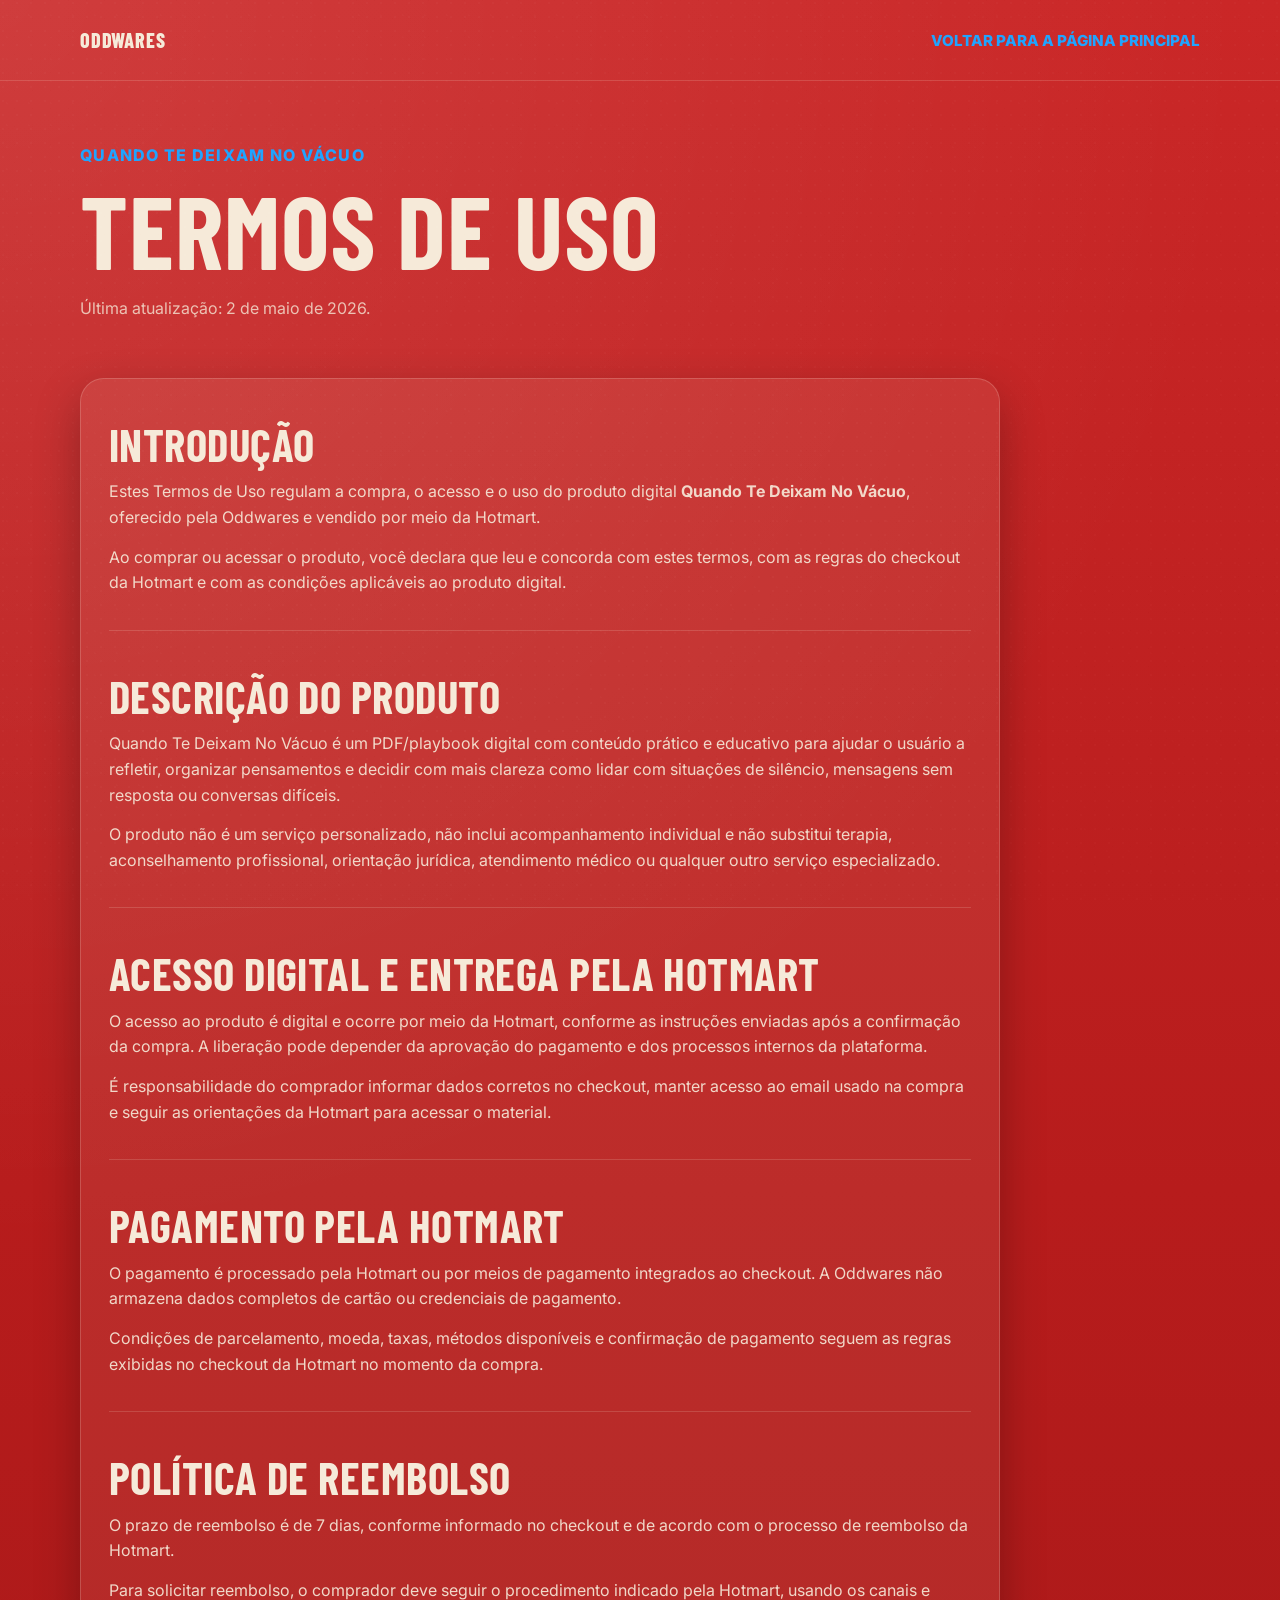
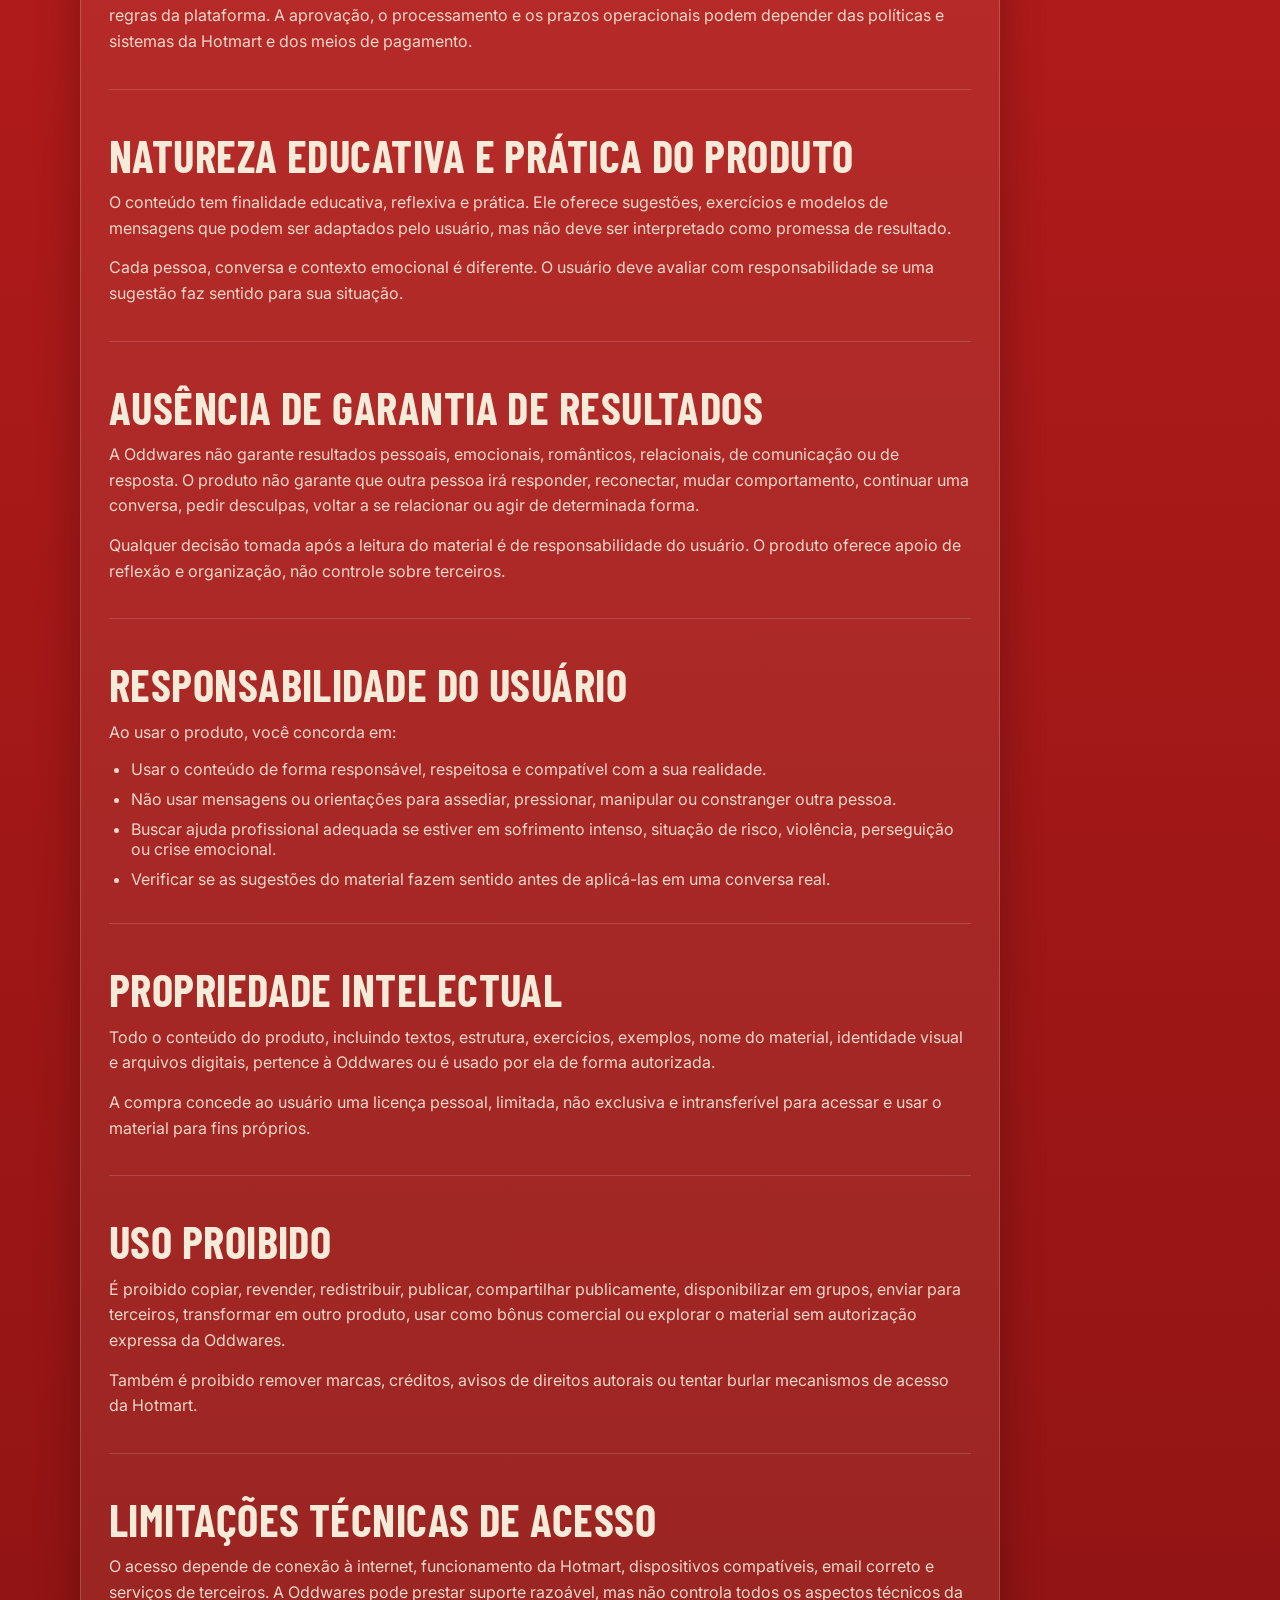
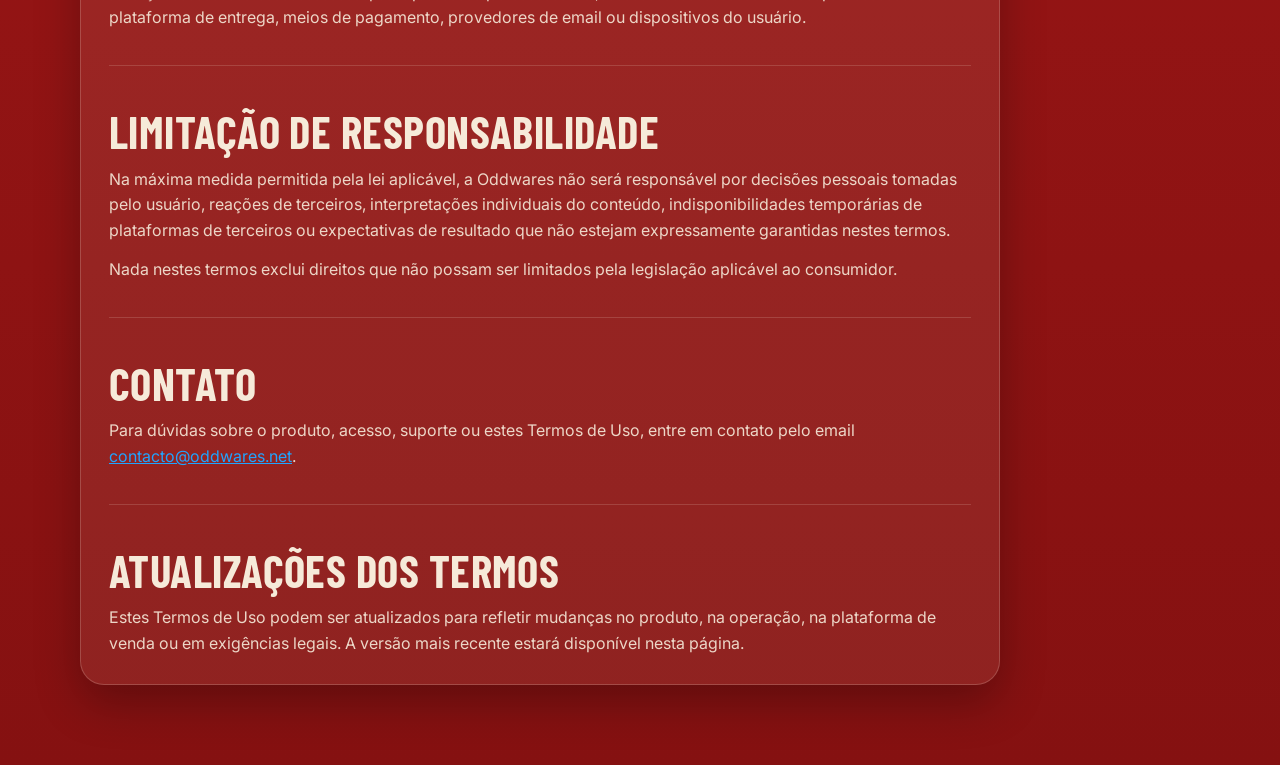
<file: terms.html>
<!DOCTYPE html>
<html lang="pt-BR">
  <head>
    <meta charset="UTF-8" />
    <meta name="viewport" content="width=device-width, initial-scale=1.0" />
    <title>Termos de Uso | Oddwares</title>
    <meta name="description" content="Termos de Uso da Oddwares para o produto digital Quando Te Deixam No Vácuo." />
    <meta name="theme-color" content="#b71c1c" />
    <link rel="preconnect" href="https://fonts.googleapis.com" />
    <link rel="preconnect" href="https://fonts.gstatic.com" crossorigin />
    <link href="https://fonts.googleapis.com/css2?family=Barlow+Condensed:wght@500;700;800&family=Inter:wght@400;500;600;700;800&display=swap" rel="stylesheet" />
    <link rel="stylesheet" href="styles.css" />
    <style>
      .legal-header { padding: 28px 0; border-bottom: 1px solid rgba(246, 234, 217, 0.16); }
      .legal-nav { display: flex; align-items: center; justify-content: space-between; gap: 16px; }
      .legal-back { color: var(--blue); font-weight: 800; text-transform: uppercase; font-size: 0.95rem; }
      .legal-hero { padding: 64px 0 32px; }
      .legal-kicker { color: var(--blue); font-weight: 800; text-transform: uppercase; letter-spacing: 0.08em; }
      .legal-title { max-width: 860px; }
      .legal-updated { margin-top: 18px; color: rgba(246, 234, 217, 0.78); }
      .legal-content { padding: 24px 0 80px; }
      .legal-card { max-width: 920px; padding: 28px; border: 1px solid var(--line); border-radius: 24px; background: rgba(246, 234, 217, 0.08); box-shadow: var(--shadow); }
      .legal-card section + section { margin-top: 34px; padding-top: 28px; border-top: 1px solid rgba(246, 234, 217, 0.16); }
      .legal-card h2 { font-size: clamp(1.85rem, 5vw, 2.8rem); }
      .legal-card p, .legal-card li { color: rgba(246, 234, 217, 0.9); }
      .legal-card p { margin-top: 14px; }
      .legal-card ul { margin: 14px 0 0; padding-left: 22px; }
      .legal-card li + li { margin-top: 10px; }
      .legal-card a { color: var(--blue); text-decoration: underline; }
      @media (max-width: 699px) { .legal-nav { align-items: flex-start; flex-direction: column; } .legal-hero { padding-top: 48px; } .legal-card { padding: 22px; border-radius: 20px; } }
    </style>
    <!-- Meta Pixel Code -->
    <script>
      !function(f,b,e,v,n,t,s)
      {if(f.fbq)return;n=f.fbq=function(){n.callMethod?
      n.callMethod.apply(n,arguments):n.queue.push(arguments)};
      if(!f._fbq)f._fbq=n;n.push=n;n.loaded=!0;n.version='2.0';
      n.queue=[];t=b.createElement(e);t.async=!0;
      t.src=v;s=b.getElementsByTagName(e)[0];
      s.parentNode.insertBefore(t,s)}(window, document,'script',
      'https://connect.facebook.net/en_US/fbevents.js');
      fbq('init', '1358248199585764');
      fbq('track', 'PageView');
    </script>
    <noscript><img height="1" width="1" style="display:none"
      src="https://www.facebook.com/tr?id=1358248199585764&ev=PageView&noscript=1"
    /></noscript>
    <!-- End Meta Pixel Code -->
  </head>
  <body>
    <div class="page-noise" aria-hidden="true"></div>
    <header class="legal-header"><div class="container legal-nav"><a class="brand" href="/">Oddwares</a><a class="legal-back" href="/">Voltar para a página principal</a></div></header>
    <main>
      <section class="legal-hero"><div class="container"><span class="legal-kicker">Quando Te Deixam No Vácuo</span><h1 class="legal-title">Termos de Uso</h1><p class="legal-updated">Última atualização: 2 de maio de 2026.</p></div></section>
      <section class="legal-content"><div class="container"><article class="legal-card">
        <section><h2>Introdução</h2><p>Estes Termos de Uso regulam a compra, o acesso e o uso do produto digital <strong>Quando Te Deixam No Vácuo</strong>, oferecido pela Oddwares e vendido por meio da Hotmart.</p><p>Ao comprar ou acessar o produto, você declara que leu e concorda com estes termos, com as regras do checkout da Hotmart e com as condições aplicáveis ao produto digital.</p></section>
        <section><h2>Descrição do produto</h2><p>Quando Te Deixam No Vácuo é um PDF/playbook digital com conteúdo prático e educativo para ajudar o usuário a refletir, organizar pensamentos e decidir com mais clareza como lidar com situações de silêncio, mensagens sem resposta ou conversas difíceis.</p><p>O produto não é um serviço personalizado, não inclui acompanhamento individual e não substitui terapia, aconselhamento profissional, orientação jurídica, atendimento médico ou qualquer outro serviço especializado.</p></section>
        <section><h2>Acesso digital e entrega pela Hotmart</h2><p>O acesso ao produto é digital e ocorre por meio da Hotmart, conforme as instruções enviadas após a confirmação da compra. A liberação pode depender da aprovação do pagamento e dos processos internos da plataforma.</p><p>É responsabilidade do comprador informar dados corretos no checkout, manter acesso ao email usado na compra e seguir as orientações da Hotmart para acessar o material.</p></section>
        <section><h2>Pagamento pela Hotmart</h2><p>O pagamento é processado pela Hotmart ou por meios de pagamento integrados ao checkout. A Oddwares não armazena dados completos de cartão ou credenciais de pagamento.</p><p>Condições de parcelamento, moeda, taxas, métodos disponíveis e confirmação de pagamento seguem as regras exibidas no checkout da Hotmart no momento da compra.</p></section>
        <section><h2>Política de reembolso</h2><p>O prazo de reembolso é de 7 dias, conforme informado no checkout e de acordo com o processo de reembolso da Hotmart.</p><p>Para solicitar reembolso, o comprador deve seguir o procedimento indicado pela Hotmart, usando os canais e regras da plataforma. A aprovação, o processamento e os prazos operacionais podem depender das políticas e sistemas da Hotmart e dos meios de pagamento.</p></section>
        <section><h2>Natureza educativa e prática do produto</h2><p>O conteúdo tem finalidade educativa, reflexiva e prática. Ele oferece sugestões, exercícios e modelos de mensagens que podem ser adaptados pelo usuário, mas não deve ser interpretado como promessa de resultado.</p><p>Cada pessoa, conversa e contexto emocional é diferente. O usuário deve avaliar com responsabilidade se uma sugestão faz sentido para sua situação.</p></section>
        <section><h2>Ausência de garantia de resultados</h2><p>A Oddwares não garante resultados pessoais, emocionais, românticos, relacionais, de comunicação ou de resposta. O produto não garante que outra pessoa irá responder, reconectar, mudar comportamento, continuar uma conversa, pedir desculpas, voltar a se relacionar ou agir de determinada forma.</p><p>Qualquer decisão tomada após a leitura do material é de responsabilidade do usuário. O produto oferece apoio de reflexão e organização, não controle sobre terceiros.</p></section>
        <section><h2>Responsabilidade do usuário</h2><p>Ao usar o produto, você concorda em:</p><ul><li>Usar o conteúdo de forma responsável, respeitosa e compatível com a sua realidade.</li><li>Não usar mensagens ou orientações para assediar, pressionar, manipular ou constranger outra pessoa.</li><li>Buscar ajuda profissional adequada se estiver em sofrimento intenso, situação de risco, violência, perseguição ou crise emocional.</li><li>Verificar se as sugestões do material fazem sentido antes de aplicá-las em uma conversa real.</li></ul></section>
        <section><h2>Propriedade intelectual</h2><p>Todo o conteúdo do produto, incluindo textos, estrutura, exercícios, exemplos, nome do material, identidade visual e arquivos digitais, pertence à Oddwares ou é usado por ela de forma autorizada.</p><p>A compra concede ao usuário uma licença pessoal, limitada, não exclusiva e intransferível para acessar e usar o material para fins próprios.</p></section>
        <section><h2>Uso proibido</h2><p>É proibido copiar, revender, redistribuir, publicar, compartilhar publicamente, disponibilizar em grupos, enviar para terceiros, transformar em outro produto, usar como bônus comercial ou explorar o material sem autorização expressa da Oddwares.</p><p>Também é proibido remover marcas, créditos, avisos de direitos autorais ou tentar burlar mecanismos de acesso da Hotmart.</p></section>
        <section><h2>Limitações técnicas de acesso</h2><p>O acesso depende de conexão à internet, funcionamento da Hotmart, dispositivos compatíveis, email correto e serviços de terceiros. A Oddwares pode prestar suporte razoável, mas não controla todos os aspectos técnicos da plataforma de entrega, meios de pagamento, provedores de email ou dispositivos do usuário.</p></section>
        <section><h2>Limitação de responsabilidade</h2><p>Na máxima medida permitida pela lei aplicável, a Oddwares não será responsável por decisões pessoais tomadas pelo usuário, reações de terceiros, interpretações individuais do conteúdo, indisponibilidades temporárias de plataformas de terceiros ou expectativas de resultado que não estejam expressamente garantidas nestes termos.</p><p>Nada nestes termos exclui direitos que não possam ser limitados pela legislação aplicável ao consumidor.</p></section>
        <section><h2>Contato</h2><p>Para dúvidas sobre o produto, acesso, suporte ou estes Termos de Uso, entre em contato pelo email <a href="mailto:contacto@oddwares.net">contacto@oddwares.net</a>.</p></section>
        <section><h2>Atualizações dos termos</h2><p>Estes Termos de Uso podem ser atualizados para refletir mudanças no produto, na operação, na plataforma de venda ou em exigências legais. A versão mais recente estará disponível nesta página.</p></section>
      </article></div></section>
    </main>
  </body>
</html>
</file>
<file: styles.css>
:root {
  --bg: #b71c1c;
  --bg-deep: #851111;
  --bg-cream: #f6ead9;
  --ink: #161616;
  --ink-soft: rgba(22, 22, 22, 0.72);
  --card: rgba(246, 234, 217, 0.1);
  --line: rgba(246, 234, 217, 0.2);
  --blue: #20a4ff;
  --blue-deep: #0073d7;
  --shadow: 0 18px 45px rgba(0, 0, 0, 0.28);
  --radius: 24px;
  --container: 1120px;
  --header-h: 76px;
}

*,
*::before,
*::after {
  box-sizing: border-box;
}

html {
  scroll-behavior: smooth;
}

body {
  margin: 0;
  font-family: "Inter", sans-serif;
  color: var(--bg-cream);
  background:
    radial-gradient(circle at top left, rgba(255, 255, 255, 0.1), transparent 30%),
    linear-gradient(180deg, #ca2727 0%, var(--bg) 30%, var(--bg-deep) 100%);
  min-width: 320px;
  position: relative;
}

img {
  max-width: 100%;
  display: block;
}

a {
  color: inherit;
  text-decoration: none;
}

button,
input {
  font: inherit;
}

.page-noise {
  position: fixed;
  inset: 0;
  pointer-events: none;
  opacity: 0.12;
  mix-blend-mode: soft-light;
  background-image:
    radial-gradient(circle at 20% 20%, rgba(255, 255, 255, 0.5) 0 1px, transparent 1px),
    radial-gradient(circle at 80% 0%, rgba(0, 0, 0, 0.45) 0 1px, transparent 1px),
    radial-gradient(circle at 30% 70%, rgba(255, 255, 255, 0.35) 0 1px, transparent 1px);
  background-size: 14px 14px, 18px 18px, 22px 22px;
}

.container {
  width: min(calc(100% - 32px), var(--container));
  margin: 0 auto;
}

.site-header {
  position: sticky;
  top: 0;
  z-index: 50;
  backdrop-filter: blur(14px);
  background: rgba(132, 17, 17, 0.72);
  border-bottom: 1px solid rgba(246, 234, 217, 0.12);
}

.topbar {
  min-height: var(--header-h);
  display: flex;
  align-items: center;
  justify-content: space-between;
  gap: 16px;
}

.brand,
.eyebrow,
h1,
h2,
.price-value,
.cta-button,
.step strong,
.chat-float strong,
.offer-list li,
.mockup-page strong,
.faq-item summary {
  font-family: "Barlow Condensed", sans-serif;
}

.brand {
  font-size: 1.25rem;
  font-weight: 800;
  letter-spacing: 0.04em;
  text-transform: uppercase;
}

.section {
  padding: 72px 0;
  position: relative;
}

.hero {
  padding-top: 40px;
}

.hero-grid,
.promise-layout,
.preview-grid,
.offer-layout,
.lead-box,
.final-cta-box {
  display: grid;
  gap: 28px;
}

.hero-grid {
  align-items: center;
}

.eyebrow {
  display: inline-flex;
  align-items: center;
  gap: 8px;
  font-size: 0.98rem;
  line-height: 1;
  font-weight: 800;
  letter-spacing: 0.08em;
  text-transform: uppercase;
  color: var(--ink);
  background: var(--bg-cream);
  padding: 10px 14px;
  border-radius: 999px;
}

.eyebrow--blue {
  background: var(--blue);
  color: #031321;
}

h1,
h2 {
  margin: 16px 0 0;
  text-transform: uppercase;
  line-height: 0.95;
  letter-spacing: 0.01em;
}

h1 {
  font-size: clamp(3rem, 10vw, 6.4rem);
}

h2 {
  font-size: clamp(2.3rem, 8vw, 4.6rem);
}

p {
  margin: 0;
  font-size: 1rem;
  line-height: 1.6;
}

.hero-subtitle,
.section-heading p,
.offer-copy p,
.lead-copy p,
.preview-copy p {
  margin-top: 18px;
  font-size: 1.08rem;
  max-width: 58ch;
}

.hero-actions {
  margin-top: 24px;
}

.cta-button {
  display: inline-flex;
  align-items: center;
  justify-content: center;
  min-height: 58px;
  padding: 14px 22px;
  border-radius: 999px;
  border: 2px solid var(--blue);
  background: var(--blue);
  color: #021a2b;
  font-size: 1.35rem;
  font-weight: 800;
  line-height: 1;
  letter-spacing: 0.02em;
  text-transform: uppercase;
  box-shadow: 0 12px 24px rgba(0, 115, 215, 0.28);
  transition: transform 180ms ease, box-shadow 180ms ease, background 180ms ease;
}

.cta-button:hover,
.cta-button:focus-visible {
  transform: translateY(-2px);
  box-shadow: 0 16px 30px rgba(0, 115, 215, 0.34);
}

.cta-button--small {
  min-height: 46px;
  font-size: 1.05rem;
  padding: 10px 18px;
}

.cta-button--ghost {
  background: transparent;
  color: var(--bg-cream);
}

.cta-button--dark {
  background: var(--ink);
  border-color: var(--ink);
  color: var(--bg-cream);
  box-shadow: 0 14px 30px rgba(0, 0, 0, 0.26);
}

.cta-button--full {
  width: 100%;
}

.microcopy {
  margin-top: 12px;
  color: rgba(246, 234, 217, 0.78);
  font-size: 0.96rem;
}

.microcopy--dark {
  color: var(--ink-soft);
  text-align: center;
}

.hero-points,
.offer-list,
.mini-list {
  list-style: none;
  padding: 0;
  margin: 24px 0 0;
}

.hero-points {
  display: grid;
  gap: 10px;
}

.hero-points li,
.offer-list li {
  display: flex;
  align-items: flex-start;
  gap: 10px;
}

.hero-points li::before,
.offer-list li::before {
  content: "";
  width: 12px;
  height: 12px;
  margin-top: 6px;
  border-radius: 999px;
  background: var(--blue);
  box-shadow: 0 0 0 4px rgba(32, 164, 255, 0.14);
  flex: 0 0 auto;
}

.hero-visual {
  position: relative;
}

.hero-badge {
  display: inline-block;
  margin-bottom: 14px;
  padding: 8px 12px;
  background: rgba(246, 234, 217, 0.14);
  border: 1px solid var(--line);
  border-radius: 999px;
  color: var(--bg-cream);
  font-size: 0.9rem;
}

.cover-stage {
  position: relative;
  padding: 28px 12px 18px;
  border-radius: 32px;
  background:
    linear-gradient(145deg, rgba(246, 234, 217, 0.16), rgba(0, 0, 0, 0.08)),
    rgba(110, 7, 7, 0.55);
  box-shadow: var(--shadow);
  overflow: hidden;
}

.cover-stage::before {
  content: "";
  position: absolute;
  inset: auto -10% -18% auto;
  width: 220px;
  aspect-ratio: 1;
  border-radius: 50%;
  background: rgba(32, 164, 255, 0.25);
  filter: blur(10px);
}

.phone-shell {
  position: relative;
  max-width: 320px;
  margin: 0 auto;
  padding: 12px;
  border-radius: 36px;
  background: #111;
  border: 1px solid rgba(255, 255, 255, 0.06);
  box-shadow: 0 25px 45px rgba(0, 0, 0, 0.36);
  transform: rotate(-3deg);
}

.phone-header {
  display: flex;
  justify-content: center;
  gap: 6px;
  margin-bottom: 10px;
}

.phone-header span {
  width: 36px;
  height: 4px;
  border-radius: 999px;
  background: rgba(255, 255, 255, 0.18);
}

.product-cover,
.preview-cover {
  width: 100%;
  border-radius: 24px;
  object-fit: cover;
  background: linear-gradient(180deg, #df3a31, #8b0f0f);
  min-height: 420px;
}

.chat-float {
  position: absolute;
  display: grid;
  gap: 2px;
  padding: 12px 14px;
  max-width: 150px;
  border-radius: 18px;
  background: var(--bg-cream);
  color: var(--ink);
  box-shadow: 0 16px 28px rgba(0, 0, 0, 0.2);
}

.chat-float span {
  font-size: 0.8rem;
  text-transform: uppercase;
  letter-spacing: 0.06em;
}

.chat-float strong {
  font-size: 1.35rem;
  line-height: 0.95;
  text-transform: uppercase;
}

.chat-float--left {
  left: 0;
  bottom: 58px;
}

.chat-float--right {
  right: 0;
  top: 46px;
  background: var(--blue);
}

.section-heading {
  max-width: 720px;
}

.section-cta {
  margin-top: 28px;
}

.problem-grid,
.benefits-grid,
.situations-grid,
.faq-list {
  display: grid;
  gap: 14px;
  margin-top: 28px;
}

.problem-card,
.benefit-card,
.situation-card,
.steps-card,
.lead-box,
.faq-item,
.offer-card,
.positioning-box,
.final-cta-box {
  border: 1px solid var(--line);
  background: var(--card);
  backdrop-filter: blur(6px);
  box-shadow: var(--shadow);
}

.problem-card,
.benefit-card,
.situation-card {
  padding: 20px;
  border-radius: 22px;
  min-height: 100%;
}

.problem-card p,
.benefit-card p,
.situation-card {
  font-size: 1.05rem;
  font-weight: 600;
}

.section-closing {
  margin-top: 24px;
  max-width: 32ch;
  font-size: clamp(1.35rem, 4vw, 2rem);
  font-weight: 700;
}

.steps-card {
  padding: 18px;
  border-radius: 30px;
  display: grid;
  gap: 14px;
  align-self: end;
}

.step {
  padding: 18px;
  border-radius: 22px;
  background: rgba(255, 255, 255, 0.05);
}

.step-index {
  display: inline-flex;
  width: 34px;
  height: 34px;
  align-items: center;
  justify-content: center;
  border-radius: 50%;
  margin-bottom: 8px;
  background: var(--blue);
  color: #021a2b;
  font-weight: 800;
}

.step strong {
  display: block;
  margin-bottom: 6px;
  font-size: 1.8rem;
  text-transform: uppercase;
}

.chat-preview {
  margin-top: 28px;
  padding: 18px;
  border-radius: 28px;
  background: rgba(16, 16, 16, 0.24);
  border: 1px solid rgba(246, 234, 217, 0.14);
  display: grid;
  gap: 12px;
}

.bubble {
  max-width: 85%;
  padding: 14px 16px;
  border-radius: 20px;
  font-weight: 600;
  line-height: 1.5;
}

.bubble--incoming {
  background: var(--bg-cream);
  color: var(--ink);
  justify-self: start;
}

.bubble--outgoing {
  background: var(--blue);
  color: #021a2b;
  justify-self: end;
}

.messages-note {
  margin-top: 16px;
  max-width: 60ch;
  color: rgba(246, 234, 217, 0.82);
}

.positioning-box,
.final-cta-box {
  padding: 28px;
  border-radius: 30px;
}

.positioning-box h2 {
  max-width: 10ch;
}

.positioning-box p {
  margin-top: 16px;
  max-width: 60ch;
  font-size: 1.1rem;
}

.preview-visual {
  display: grid;
  gap: 18px;
}

.page-mockups {
  display: grid;
  grid-template-columns: repeat(3, minmax(0, 1fr));
  gap: 12px;
}

.mockup-page {
  min-height: 148px;
  padding: 16px;
  border-radius: 24px;
  background: var(--bg-cream);
  color: var(--ink);
  display: flex;
  flex-direction: column;
  justify-content: space-between;
}

.mockup-page span {
  font-size: 0.8rem;
  text-transform: uppercase;
  letter-spacing: 0.08em;
}

.mockup-page strong {
  font-size: 1.45rem;
  line-height: 1;
  text-transform: uppercase;
}

.mini-list {
  display: flex;
  flex-wrap: wrap;
  gap: 10px;
}

.mini-list span {
  padding: 10px 14px;
  border-radius: 999px;
  border: 1px solid var(--line);
  background: rgba(246, 234, 217, 0.08);
}

.offer-card {
  padding: 24px;
  border-radius: 32px;
  background: var(--bg-cream);
  color: var(--ink);
}

.offer-list {
  display: grid;
  gap: 12px;
  margin-top: 0;
}

.offer-list li {
  font-size: 1.1rem;
}

.price-wrap {
  margin: 26px 0 18px;
}

.price-label {
  display: block;
  font-size: 0.92rem;
  text-transform: uppercase;
  letter-spacing: 0.08em;
  color: rgba(22, 22, 22, 0.7);
}

.price-value {
  display: block;
  font-size: clamp(3rem, 10vw, 4.6rem);
  line-height: 0.9;
  text-transform: uppercase;
}

.lead-box {
  padding: 28px;
  border-radius: 30px;
}

.lead-form {
  display: grid;
  gap: 14px;
}

.form-field {
  display: grid;
  gap: 8px;
}

.form-field label,
.checkbox-field {
  font-weight: 600;
}

.form-field input {
  min-height: 54px;
  padding: 14px 16px;
  border-radius: 16px;
  border: 1px solid rgba(246, 234, 217, 0.2);
  background: rgba(255, 255, 255, 0.08);
  color: var(--bg-cream);
}

.form-field input::placeholder {
  color: rgba(246, 234, 217, 0.48);
}

.form-field input:focus-visible,
.checkbox-field input:focus-visible,
.faq-item summary:focus-visible,
.cta-button:focus-visible {
  outline: 3px solid rgba(32, 164, 255, 0.34);
  outline-offset: 3px;
}

.checkbox-field {
  display: flex;
  gap: 10px;
  align-items: flex-start;
}

.checkbox-field input {
  margin-top: 4px;
}

.error-message {
  min-height: 18px;
  color: #ffe0e0;
  font-size: 0.92rem;
}

.form-status {
  min-height: 24px;
  font-weight: 600;
}

.faq-item {
  padding: 0 18px;
  border-radius: 22px;
}

.faq-item summary {
  cursor: pointer;
  list-style: none;
  padding: 18px 0;
  font-size: 1.6rem;
  text-transform: uppercase;
}

.faq-item summary::-webkit-details-marker {
  display: none;
}

.faq-item p {
  padding: 0 0 18px;
  color: rgba(246, 234, 217, 0.88);
}

.site-footer {
  padding: 28px 0 96px;
  color: rgba(246, 234, 217, 0.82);
}

.footer-grid {
  display: grid;
  gap: 16px;
}

.footer-links {
  display: flex;
  flex-wrap: wrap;
  gap: 16px;
}

.footer-links a {
  text-decoration: underline;
}

.footer-disclaimer {
  margin-top: 16px;
  padding-top: 16px;
  border-top: 1px solid rgba(246, 234, 217, 0.16);
}

.sticky-mobile-cta {
  position: fixed;
  left: 12px;
  right: 12px;
  bottom: 12px;
  z-index: 60;
  min-height: 60px;
  display: inline-flex;
  align-items: center;
  justify-content: center;
  padding: 14px 18px;
  border-radius: 999px;
  background: var(--blue);
  color: #021a2b;
  font-family: "Barlow Condensed", sans-serif;
  font-size: 1.4rem;
  font-weight: 800;
  text-transform: uppercase;
  box-shadow: 0 20px 36px rgba(0, 0, 0, 0.3);
}

@media (min-width: 700px) {
  .problem-grid,
  .benefits-grid,
  .situations-grid {
    grid-template-columns: repeat(2, minmax(0, 1fr));
  }

  .lead-box,
  .final-cta-box,
  .offer-layout,
  .preview-grid,
  .promise-layout {
    grid-template-columns: repeat(2, minmax(0, 1fr));
  }
}

@media (min-width: 900px) {
  .hero-grid {
    grid-template-columns: minmax(0, 1.05fr) minmax(320px, 0.95fr);
  }

  .problem-grid,
  .benefits-grid,
  .situations-grid {
    grid-template-columns: repeat(3, minmax(0, 1fr));
  }

  .sticky-mobile-cta {
    display: none;
  }
}

@media (max-width: 899px) {
  .nav-cta {
    display: none;
  }

  .site-footer {
    padding-bottom: 110px;
  }
}

@media (max-width: 699px) {
  .section {
    padding: 56px 0;
  }

  .topbar {
    min-height: 66px;
  }

  .page-mockups {
    grid-template-columns: 1fr;
  }

  .chat-float--right {
    top: 18px;
  }

  .chat-float--left {
    bottom: 18px;
  }

  .bubble {
    max-width: 94%;
  }

  .brand {
    font-size: 1rem;
  }
}
</file>
